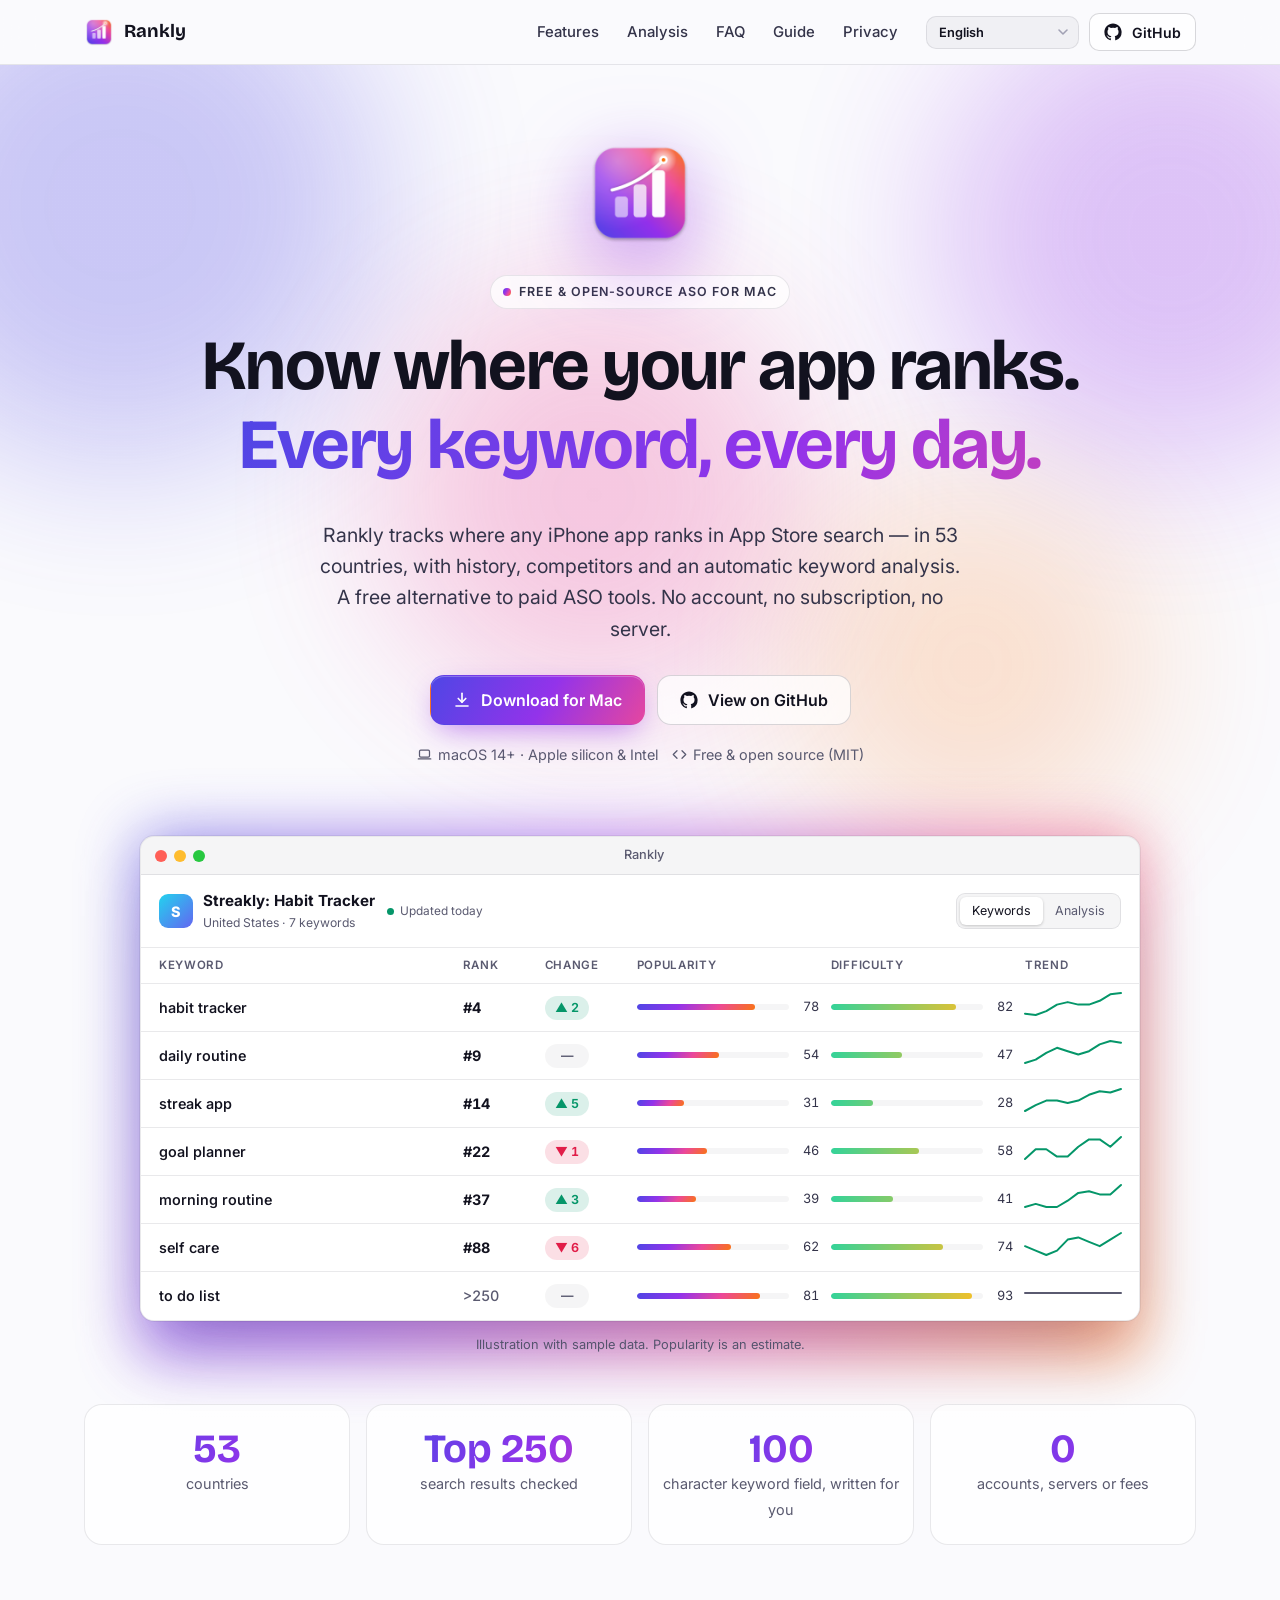
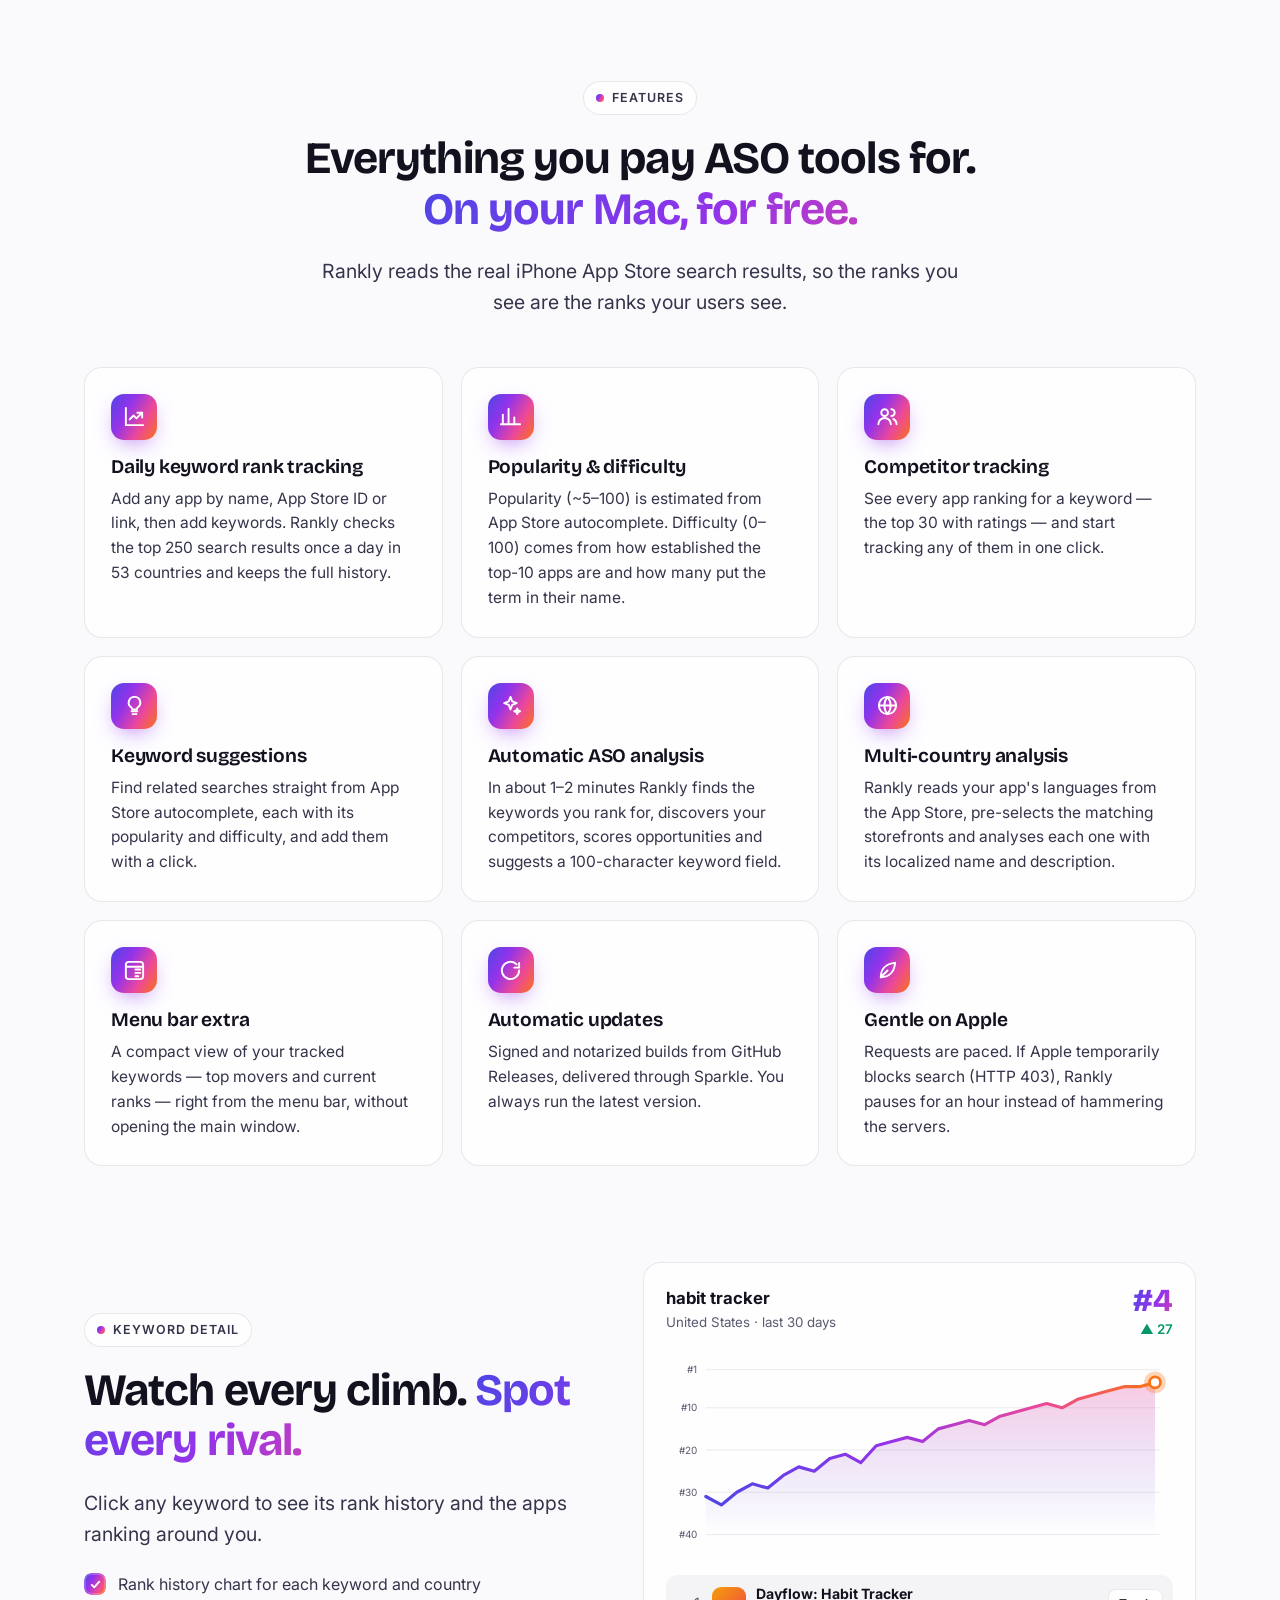
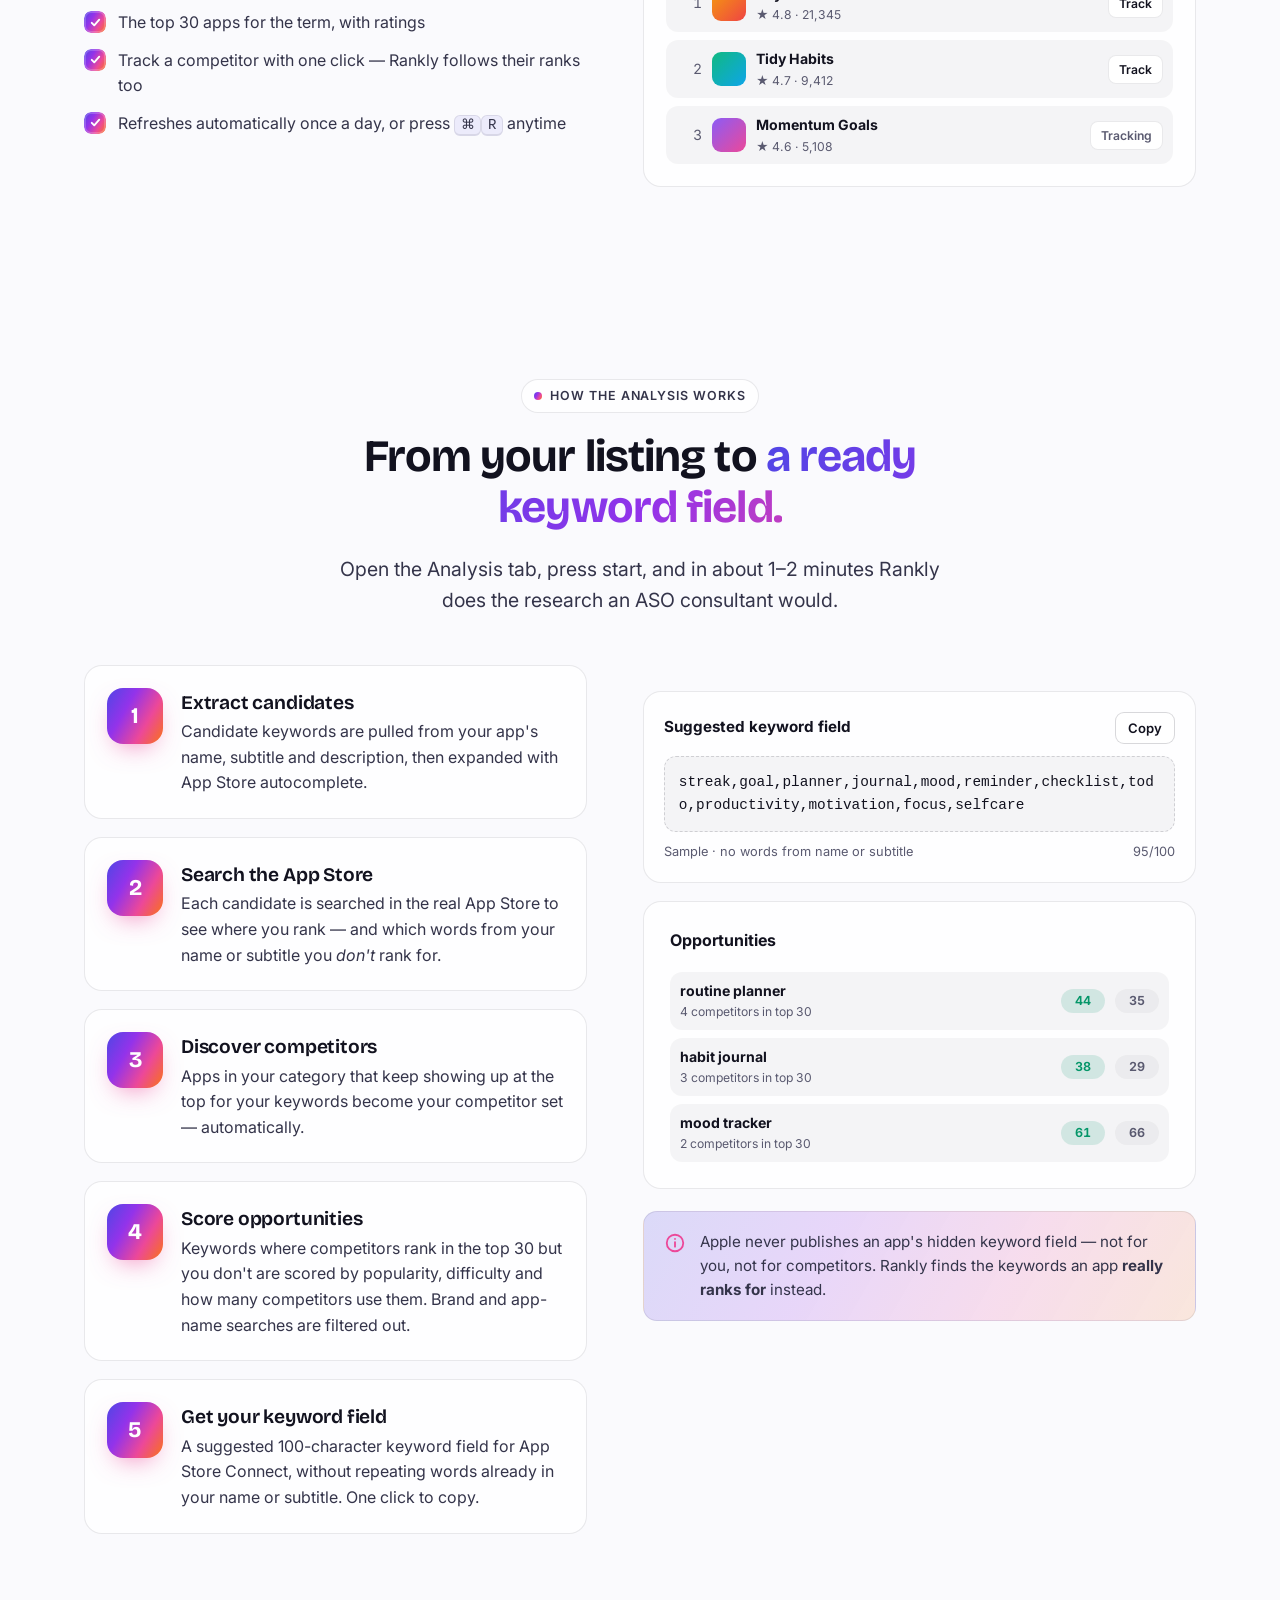
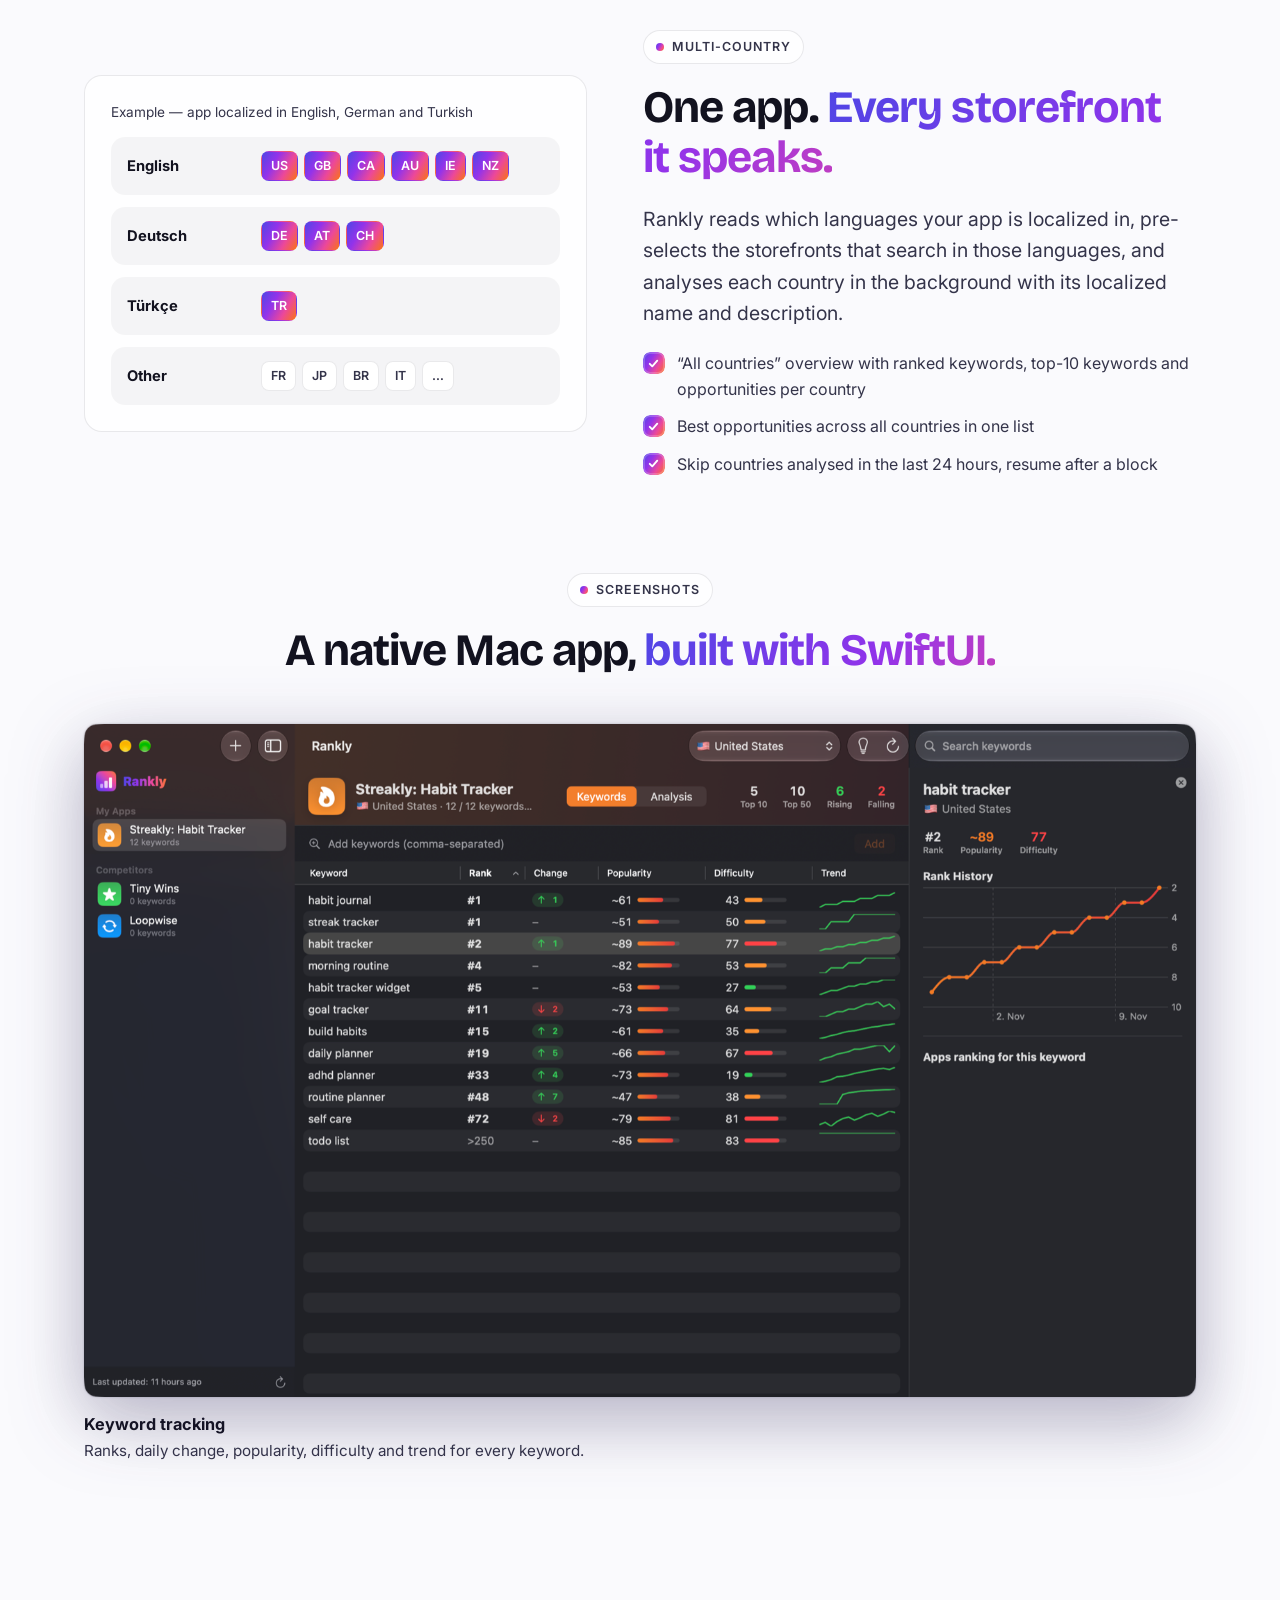
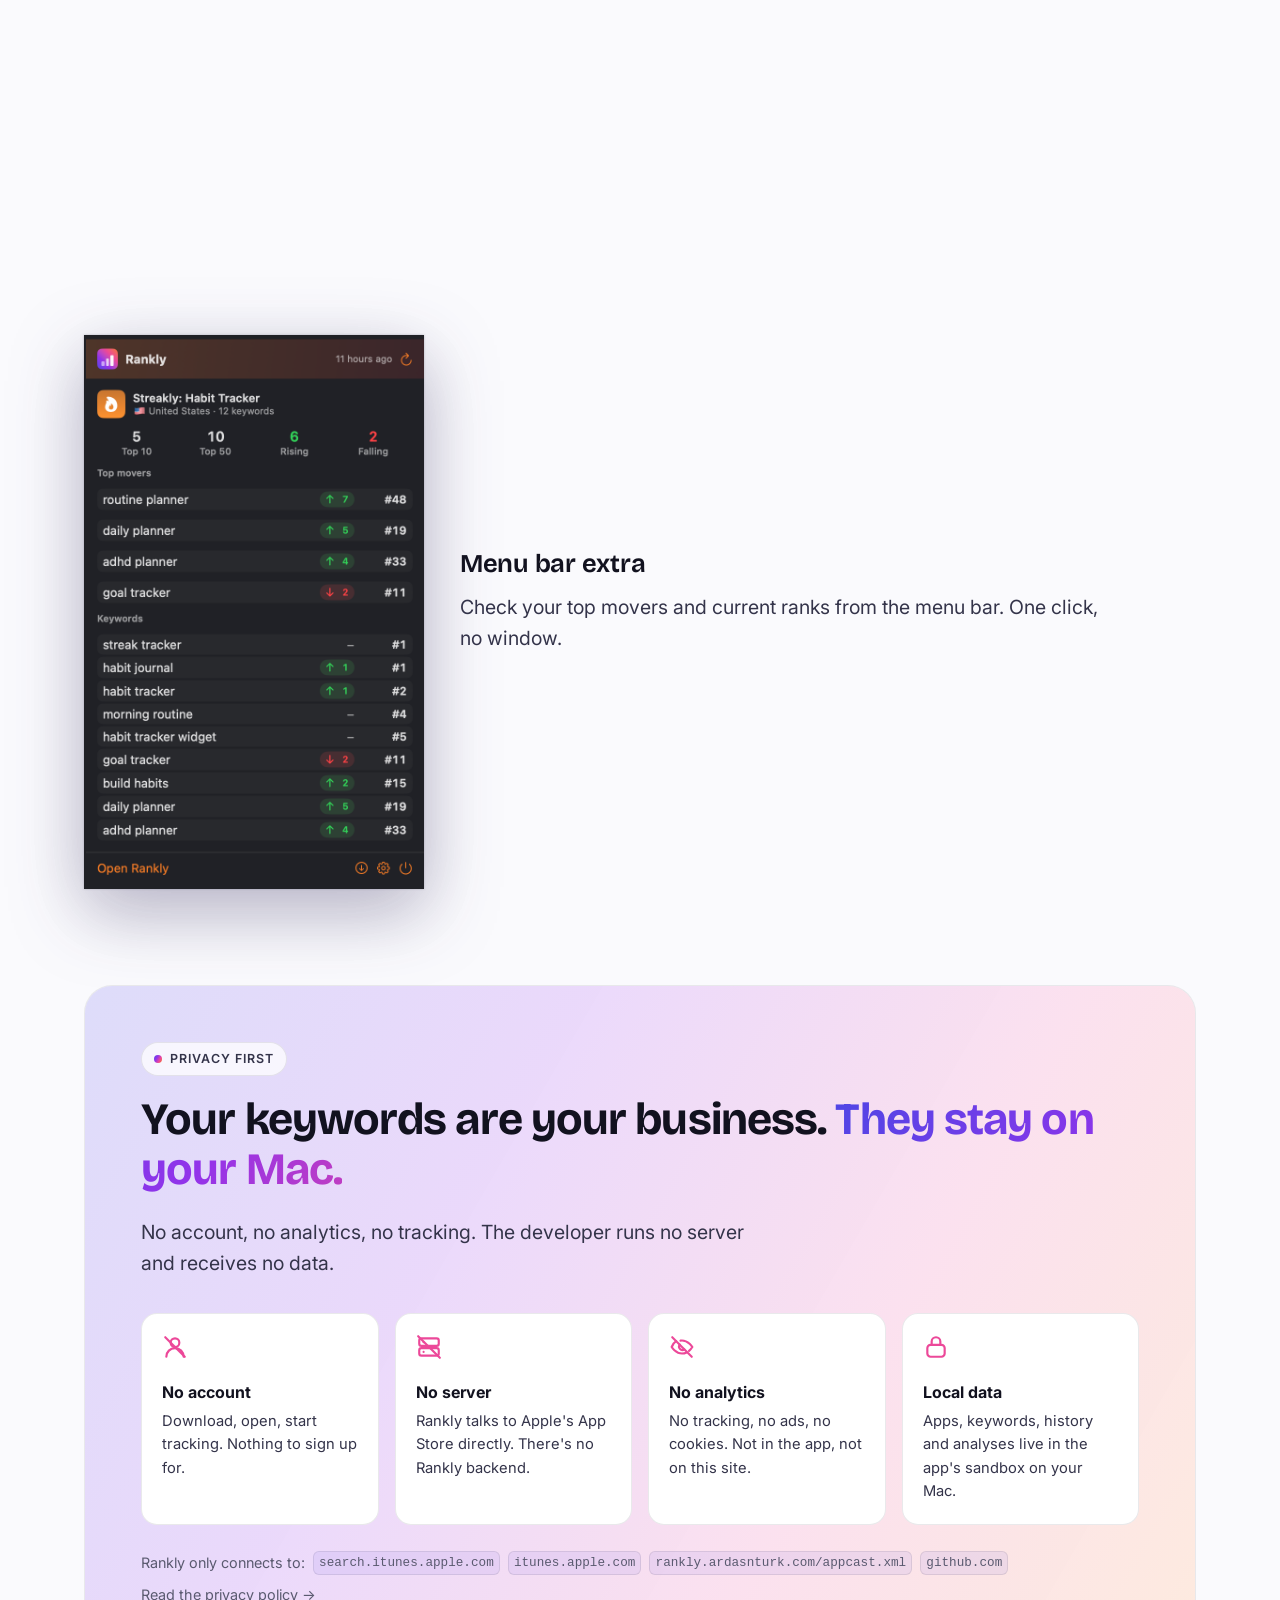
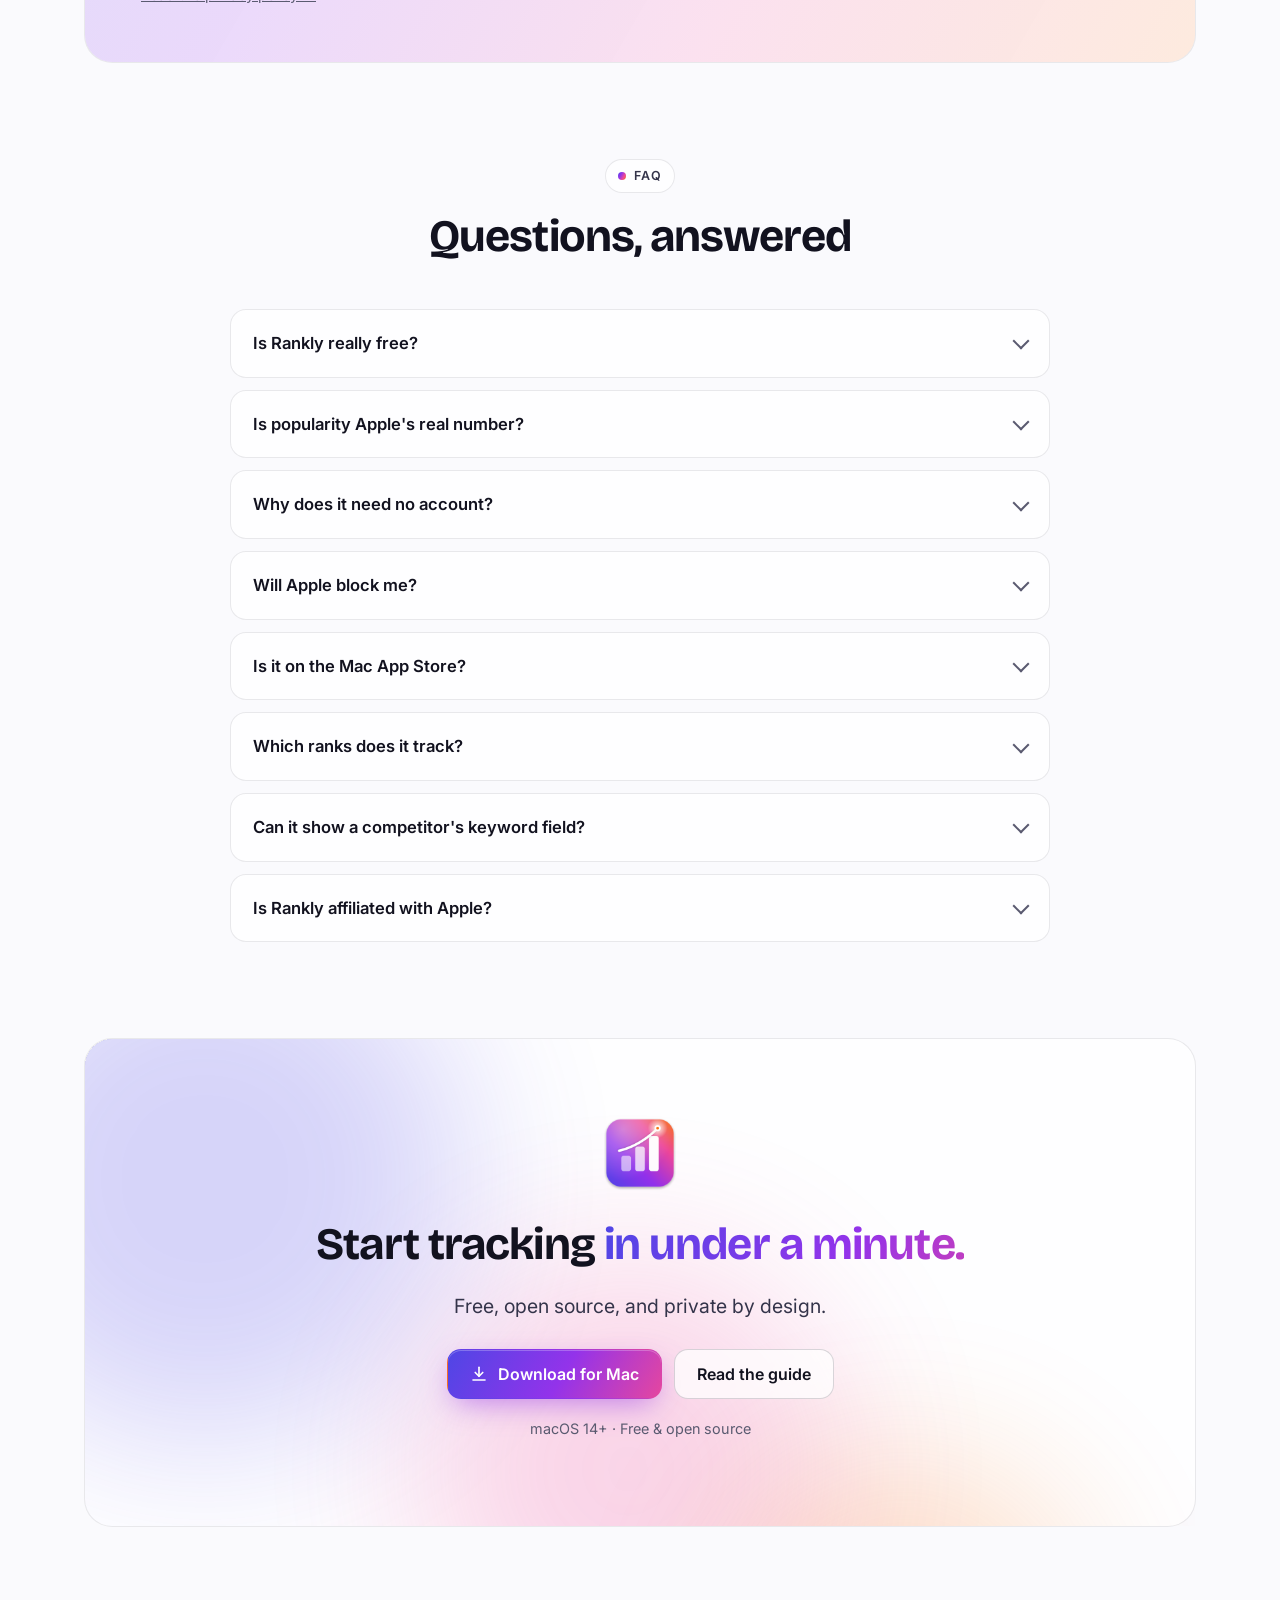
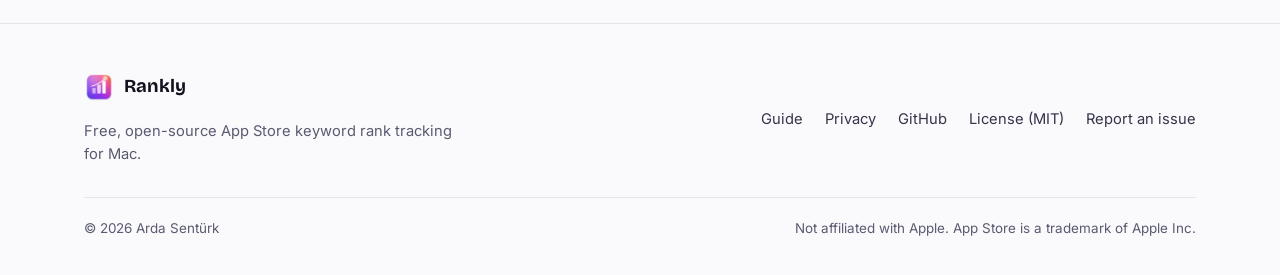
<file: docs/index.html>
<!doctype html>
<html lang="en">
<head>
<meta charset="utf-8">
<meta name="viewport" content="width=device-width, initial-scale=1">
<title data-i18n="meta.title">Rankly — Free App Store keyword rank tracker for Mac</title>
<meta name="description" content="Rankly is a free, open-source macOS app that tracks where any iPhone app ranks in App Store search — daily, in 53 countries, with automatic ASO analysis. No account, no subscription, no server." data-i18n-attr="content:meta.desc">
<meta name="theme-color" content="#0B0B14" media="(prefers-color-scheme: dark)">
<meta name="theme-color" content="#FAFAFD" media="(prefers-color-scheme: light)">
<link rel="canonical" href="https://rankly.ardasnturk.com/">
<link rel="icon" type="image/png" sizes="64x64" href="assets/favicon.png">
<link rel="apple-touch-icon" href="assets/icon.png">
<meta property="og:type" content="website">
<meta property="og:site_name" content="Rankly">
<meta property="og:title" content="Rankly — Free App Store keyword rank tracker for Mac">
<meta property="og:description" content="Track where any iPhone app ranks in App Store search. Daily, 53 countries, automatic ASO analysis. Free and open source.">
<meta property="og:url" content="https://rankly.ardasnturk.com/">
<meta property="og:image" content="https://rankly.ardasnturk.com/assets/og.png">
<meta property="og:image:width" content="1200">
<meta property="og:image:height" content="630">
<meta name="twitter:card" content="summary_large_image">
<meta name="twitter:title" content="Rankly — Free App Store keyword rank tracker for Mac">
<meta name="twitter:description" content="Track where any iPhone app ranks in App Store search. Daily, 53 countries, automatic ASO analysis. Free and open source.">
<meta name="twitter:image" content="https://rankly.ardasnturk.com/assets/og.png">
<link rel="preconnect" href="https://fonts.googleapis.com">
<link rel="preconnect" href="https://fonts.gstatic.com" crossorigin>
<link rel="stylesheet" href="https://fonts.googleapis.com/css2?family=Bricolage+Grotesque:opsz,wght@12..96,600;12..96,700;12..96,800&family=Inter:wght@400;500;600;700&display=swap">
<link rel="stylesheet" href="assets/style.css">
<script src="assets/main.js" defer></script>
</head>
<body>
<a class="skip-link" href="#main" data-i18n="nav.skip">Skip to content</a>

<header class="nav">
  <nav class="container nav-inner" aria-label="Main" data-i18n-attr="aria-label:nav.label">
    <a class="brand" href="./" aria-label="Rankly home" data-i18n-attr="aria-label:nav.home"><img src="assets/icon.png" alt="" width="30" height="30">Rankly</a>
    <ul class="nav-links" id="nav-links">
      <li><a href="#features" data-i18n="nav.features">Features</a></li>
      <li><a href="#analysis" data-i18n="nav.analysis">Analysis</a></li>
      <li><a href="#faq" data-i18n="nav.faq">FAQ</a></li>
      <li><a href="guide.html" data-i18n="nav.guide">Guide</a></li>
      <li><a href="privacy.html" data-i18n="nav.privacy">Privacy</a></li>
    </ul>
    <div class="nav-actions">
      <select class="lang-select" aria-label="Language" data-i18n-attr="aria-label:nav.lang"></select>
      <a class="btn btn-ghost btn-sm nav-gh" href="https://github.com/ardasnturk/rankly" aria-label="Rankly on GitHub" data-i18n-attr="aria-label:nav.ghLabel">
        <svg viewBox="0 0 24 24" fill="currentColor" aria-hidden="true"><path d="M12 .5C5.65.5.5 5.65.5 12a11.5 11.5 0 0 0 7.86 10.92c.58.1.79-.25.79-.56v-2c-3.2.7-3.88-1.37-3.88-1.37-.52-1.33-1.28-1.69-1.28-1.69-1.04-.71.08-.7.08-.7 1.15.08 1.76 1.19 1.76 1.19 1.03 1.76 2.69 1.25 3.35.96.1-.75.4-1.25.73-1.54-2.55-.29-5.24-1.28-5.24-5.68 0-1.26.45-2.28 1.19-3.09-.12-.29-.52-1.46.11-3.05 0 0 .97-.31 3.17 1.18a11 11 0 0 1 5.77 0c2.2-1.49 3.17-1.18 3.17-1.18.63 1.59.23 2.76.11 3.05.74.81 1.19 1.83 1.19 3.09 0 4.41-2.69 5.38-5.25 5.67.41.36.78 1.06.78 2.14v3.17c0 .31.21.67.8.56A11.5 11.5 0 0 0 23.5 12C23.5 5.65 18.35.5 12 .5z"/></svg>
        GitHub
      </a>
      <button class="menu-btn" type="button" aria-controls="nav-links" aria-expanded="false" aria-label="Menu" data-i18n-attr="aria-label:nav.menu">
        <svg viewBox="0 0 24 24" fill="none" stroke="currentColor" stroke-width="2" stroke-linecap="round" aria-hidden="true"><path d="M4 7h16M4 12h16M4 17h16"/></svg>
      </button>
    </div>
  </nav>
</header>

<main id="main">
  <!-- ============ HERO ============ -->
  <section class="hero" aria-labelledby="hero-title">
    <div class="blobs" aria-hidden="true"><span class="blob b1"></span><span class="blob b2"></span><span class="blob b3"></span><span class="blob b4"></span></div>
    <div class="grain" aria-hidden="true"></div>
    <div class="container">
      <div class="hero-copy">
        <img class="hero-icon" src="assets/icon.png" width="112" height="112" alt="Rankly app icon" data-i18n-attr="alt:hero.iconAlt">
        <span class="eyebrow" data-i18n="hero.eyebrow">Free &amp; open-source ASO for Mac</span>
        <h1 id="hero-title"><span data-i18n="hero.title1">Know where your app ranks.</span> <span class="grad-text" data-i18n="hero.title2">Every keyword, every day.</span></h1>
        <p class="lead" data-i18n="hero.lead">Rankly tracks where any iPhone app ranks in App Store search — in 53 countries, with history, competitors and an automatic keyword analysis. A free alternative to paid ASO tools. No account, no subscription, no server.</p>
        <div class="hero-ctas">
          <a class="btn btn-primary" href="https://github.com/ardasnturk/rankly/releases/latest/download/Rankly.dmg">
            <svg viewBox="0 0 24 24" fill="none" stroke="currentColor" stroke-width="2.2" stroke-linecap="round" stroke-linejoin="round" aria-hidden="true"><path d="M12 3v12"/><path d="M7 10l5 5 5-5"/><path d="M4 20h16"/></svg>
            <span data-i18n="cta.download">Download for Mac</span>
          </a>
          <a class="btn btn-ghost" href="https://github.com/ardasnturk/rankly">
            <svg viewBox="0 0 24 24" fill="currentColor" aria-hidden="true"><path d="M12 .5C5.65.5.5 5.65.5 12a11.5 11.5 0 0 0 7.86 10.92c.58.1.79-.25.79-.56v-2c-3.2.7-3.88-1.37-3.88-1.37-.52-1.33-1.28-1.69-1.28-1.69-1.04-.71.08-.7.08-.7 1.15.08 1.76 1.19 1.76 1.19 1.03 1.76 2.69 1.25 3.35.96.1-.75.4-1.25.73-1.54-2.55-.29-5.24-1.28-5.24-5.68 0-1.26.45-2.28 1.19-3.09-.12-.29-.52-1.46.11-3.05 0 0 .97-.31 3.17 1.18a11 11 0 0 1 5.77 0c2.2-1.49 3.17-1.18 3.17-1.18.63 1.59.23 2.76.11 3.05.74.81 1.19 1.83 1.19 3.09 0 4.41-2.69 5.38-5.25 5.67.41.36.78 1.06.78 2.14v3.17c0 .31.21.67.8.56A11.5 11.5 0 0 0 23.5 12C23.5 5.65 18.35.5 12 .5z"/></svg>
            <span data-i18n="cta.github">View on GitHub</span>
          </a>
        </div>
        <p class="hero-meta">
          <span><svg viewBox="0 0 24 24" fill="none" stroke="currentColor" stroke-width="2" stroke-linecap="round" aria-hidden="true"><rect x="4" y="5" width="16" height="11" rx="2"/><path d="M2 19h20"/></svg><span data-i18n="hero.meta1">macOS 14+ · Apple silicon &amp; Intel</span></span>
          <span><svg viewBox="0 0 24 24" fill="none" stroke="currentColor" stroke-width="2" stroke-linecap="round" stroke-linejoin="round" aria-hidden="true"><path d="M8 6l-6 6 6 6"/><path d="M16 6l6 6-6 6"/></svg><span data-i18n="hero.meta2">Free &amp; open source (MIT)</span></span>
        </p>
      </div>

      <!-- Live keyword table demo -->
      <div class="hero-demo reveal">
        <div class="window" role="img" aria-label="Animated preview of Rankly's keyword table: keywords with their rank, daily change, popularity, difficulty and trend." data-i18n-attr="aria-label:demo.aria">
          <div class="window-bar" aria-hidden="true"><span class="dots"><i></i><i></i><i></i></span><span class="window-title">Rankly</span></div>
          <div class="app-toolbar" aria-hidden="true">
            <div class="app-chip">
              <span class="mini-icon">S</span>
              <span><b>Streakly: Habit Tracker</b><small data-i18n="demo.sub">United States · 7 keywords</small></span>
            </div>
            <span class="live-pill" data-i18n="demo.live">Updated today</span>
            <div class="seg"><span class="on" data-i18n="demo.tabKeywords">Keywords</span><span data-i18n="demo.tabAnalysis">Analysis</span></div>
          </div>
          <div class="kw-table" aria-hidden="true">
            <div class="kw-head">
              <span data-i18n="col.keyword">Keyword</span>
              <span data-i18n="col.rank">Rank</span>
              <span data-i18n="col.change">Change</span>
              <span data-i18n="col.popularity">Popularity</span>
              <span class="kw-col-diff" data-i18n="col.difficulty">Difficulty</span>
              <span class="kw-col-trend" data-i18n="col.trend">Trend</span>
            </div>
            <div class="kw-body" id="kw-body"></div>
          </div>
        </div>
        <p class="demo-note" data-i18n="demo.note">Illustration with sample data. Popularity is an estimate.</p>
      </div>

      <div class="stats">
        <div class="stat reveal"><b class="grad-text" data-count="53">53</b><span data-i18n="stats.countries">countries</span></div>
        <div class="stat reveal d1"><b class="grad-text"><span data-i18n="stats.topPrefix">Top</span> <span data-count="250">250</span></b><span data-i18n="stats.results">search results checked</span></div>
        <div class="stat reveal d2"><b class="grad-text" data-count="100">100</b><span data-i18n="stats.chars">character keyword field, written for you</span></div>
        <div class="stat reveal d3"><b class="grad-text">0</b><span data-i18n="stats.zero">accounts, servers or fees</span></div>
      </div>
    </div>
  </section>

  <!-- ============ FEATURES ============ -->
  <section class="section" id="features" aria-labelledby="features-title">
    <div class="container">
      <div class="section-head center reveal">
        <span class="eyebrow" data-i18n="features.eyebrow">Features</span>
        <h2 id="features-title"><span data-i18n="features.title1">Everything you pay ASO tools for.</span> <span class="grad-text" data-i18n="features.title2">On your Mac, for free.</span></h2>
        <p class="lead" data-i18n="features.lead">Rankly reads the real iPhone App Store search results, so the ranks you see are the ranks your users see.</p>
      </div>
      <div class="grid grid-3">
        <article class="card reveal" data-tilt>
          <div class="ficon"><svg viewBox="0 0 24 24" fill="none" stroke="currentColor" stroke-width="2" stroke-linecap="round" stroke-linejoin="round" aria-hidden="true"><path d="M3 3v18h18"/><path d="M7 15l4-4 3 3 6-6"/><path d="M15 8h5v5"/></svg></div>
          <h3 data-i18n="f1.title">Daily keyword rank tracking</h3>
          <p data-i18n="f1.text">Add any app by name, App Store ID or link, then add keywords. Rankly checks the top 250 search results once a day in 53 countries and keeps the full history.</p>
        </article>
        <article class="card reveal d1" data-tilt>
          <div class="ficon"><svg viewBox="0 0 24 24" fill="none" stroke="currentColor" stroke-width="2" stroke-linecap="round" stroke-linejoin="round" aria-hidden="true"><path d="M4 20V10"/><path d="M10 20V4"/><path d="M16 20v-7"/><path d="M22 20H2"/></svg></div>
          <h3 data-i18n="f2.title">Popularity &amp; difficulty</h3>
          <p data-i18n="f2.text">Popularity (~5–100) is estimated from App Store autocomplete. Difficulty (0–100) comes from how established the top-10 apps are and how many put the term in their name.</p>
        </article>
        <article class="card reveal d2" data-tilt>
          <div class="ficon"><svg viewBox="0 0 24 24" fill="none" stroke="currentColor" stroke-width="2" stroke-linecap="round" stroke-linejoin="round" aria-hidden="true"><circle cx="9" cy="8" r="3.5"/><path d="M2.5 20a6.5 6.5 0 0 1 13 0"/><path d="M16 4.5a3.5 3.5 0 0 1 0 7"/><path d="M18 14.5a6.5 6.5 0 0 1 3.5 5.5"/></svg></div>
          <h3 data-i18n="f3.title">Competitor tracking</h3>
          <p data-i18n="f3.text">See every app ranking for a keyword — the top 30 with ratings — and start tracking any of them in one click.</p>
        </article>
        <article class="card reveal" data-tilt>
          <div class="ficon"><svg viewBox="0 0 24 24" fill="none" stroke="currentColor" stroke-width="2" stroke-linecap="round" stroke-linejoin="round" aria-hidden="true"><path d="M9 18h6"/><path d="M10 21h4"/><path d="M12 3a6 6 0 0 0-3.5 10.9c.6.5 1 1.2 1 2.1h5c0-.9.4-1.6 1-2.1A6 6 0 0 0 12 3z"/></svg></div>
          <h3 data-i18n="f4.title">Keyword suggestions</h3>
          <p data-i18n="f4.text">Find related searches straight from App Store autocomplete, each with its popularity and difficulty, and add them with a click.</p>
        </article>
        <article class="card reveal d1" data-tilt>
          <div class="ficon"><svg viewBox="0 0 24 24" fill="none" stroke="currentColor" stroke-width="2" stroke-linecap="round" stroke-linejoin="round" aria-hidden="true"><path d="M12 3l1.8 4.7 4.7 1.8-4.7 1.8L12 16l-1.8-4.7-4.7-1.8 4.7-1.8z"/><path d="M19 15l.8 2.2 2.2.8-2.2.8L19 21l-.8-2.2L16 18l2.2-.8z"/></svg></div>
          <h3 data-i18n="f5.title">Automatic ASO analysis</h3>
          <p data-i18n="f5.text">In about 1–2 minutes Rankly finds the keywords you rank for, discovers your competitors, scores opportunities and suggests a 100-character keyword field.</p>
        </article>
        <article class="card reveal d2" data-tilt>
          <div class="ficon"><svg viewBox="0 0 24 24" fill="none" stroke="currentColor" stroke-width="2" stroke-linecap="round" stroke-linejoin="round" aria-hidden="true"><circle cx="12" cy="12" r="9"/><path d="M3 12h18"/><path d="M12 3a14 14 0 0 1 0 18a14 14 0 0 1 0-18z"/></svg></div>
          <h3 data-i18n="f6.title">Multi-country analysis</h3>
          <p data-i18n="f6.text">Rankly reads your app's languages from the App Store, pre-selects the matching storefronts and analyses each one with its localized name and description.</p>
        </article>
        <article class="card reveal" data-tilt>
          <div class="ficon"><svg viewBox="0 0 24 24" fill="none" stroke="currentColor" stroke-width="2" stroke-linecap="round" stroke-linejoin="round" aria-hidden="true"><rect x="3" y="3" width="18" height="18" rx="3"/><path d="M3 8h18"/><path d="M13 11h5"/><path d="M13 14.5h5"/><path d="M13 18h3"/></svg></div>
          <h3 data-i18n="f7.title">Menu bar extra</h3>
          <p data-i18n="f7.text">A compact view of your tracked keywords — top movers and current ranks — right from the menu bar, without opening the main window.</p>
        </article>
        <article class="card reveal d1" data-tilt>
          <div class="ficon"><svg viewBox="0 0 24 24" fill="none" stroke="currentColor" stroke-width="2" stroke-linecap="round" stroke-linejoin="round" aria-hidden="true"><path d="M21 12a9 9 0 1 1-2.6-6.4"/><path d="M21 4v5h-5"/></svg></div>
          <h3 data-i18n="f8.title">Automatic updates</h3>
          <p data-i18n="f8.text">Signed and notarized builds from GitHub Releases, delivered through Sparkle. You always run the latest version.</p>
        </article>
        <article class="card reveal d2" data-tilt>
          <div class="ficon"><svg viewBox="0 0 24 24" fill="none" stroke="currentColor" stroke-width="2" stroke-linecap="round" stroke-linejoin="round" aria-hidden="true"><path d="M5 19c0-8 5-14 15-15-1 10-7 15-15 15z"/><path d="M5 19l7-7"/></svg></div>
          <h3 data-i18n="f9.title">Gentle on Apple</h3>
          <p data-i18n="f9.text">Requests are paced. If Apple temporarily blocks search (HTTP 403), Rankly pauses for an hour instead of hammering the servers.</p>
        </article>
      </div>
    </div>
  </section>

  <!-- ============ HISTORY + COMPETITORS ============ -->
  <section class="section" aria-labelledby="history-title" style="padding-top:0">
    <div class="container split">
      <div class="reveal">
        <span class="eyebrow" data-i18n="history.eyebrow">Keyword detail</span>
        <h2 id="history-title"><span data-i18n="history.title1">Watch every climb.</span> <span class="grad-text" data-i18n="history.title2">Spot every rival.</span></h2>
        <p class="lead" data-i18n="history.lead">Click any keyword to see its rank history and the apps ranking around you.</p>
        <ul class="checklist">
          <li><span data-i18n="history.li1">Rank history chart for each keyword and country</span></li>
          <li><span data-i18n="history.li2">The top 30 apps for the term, with ratings</span></li>
          <li><span data-i18n="history.li3">Track a competitor with one click — Rankly follows their ranks too</span></li>
          <li><span data-i18n="history.li4">Refreshes automatically once a day, or press <kbd>⌘</kbd><kbd>R</kbd> anytime</span></li>
        </ul>
      </div>
      <div class="card chart-card reveal d1" data-tilt>
        <div class="chart-head">
          <div><b>habit tracker</b><small data-i18n="history.chartSub">United States · last 30 days</small></div>
          <div style="text-align:right"><span class="chart-rank grad-text">#4</span><small class="muted" style="display:block;color:var(--up);font-weight:600">▲ 27</small></div>
        </div>
        <svg class="chart-svg" viewBox="0 0 560 230" role="img" aria-label="Line chart: rank for “habit tracker” improving from #31 to #4 over 30 days." data-i18n-attr="aria-label:history.chartAria">
          <defs>
            <linearGradient id="lineGrad" x1="0" x2="1" y1="0" y2="0"><stop offset="0" stop-color="#4F46E5"/><stop offset=".4" stop-color="#9333EA"/><stop offset=".75" stop-color="#EC4899"/><stop offset="1" stop-color="#F97316"/></linearGradient>
            <linearGradient id="areaGrad" x1="0" x2="0" y1="0" y2="1"><stop offset="0" stop-color="#EC4899" stop-opacity=".28"/><stop offset="1" stop-color="#4F46E5" stop-opacity="0"/></linearGradient>
          </defs>
          <line class="grid-line" x1="44" x2="545" y1="24" y2="24"/>
          <line class="grid-line" x1="44" x2="545" y1="66" y2="66"/>
          <line class="grid-line" x1="44" x2="545" y1="112.7" y2="112.7"/>
          <line class="grid-line" x1="44" x2="545" y1="159.3" y2="159.3"/>
          <line class="grid-line" x1="44" x2="545" y1="206" y2="206"/>
          <text class="axis" x="34" y="28" text-anchor="end">#1</text>
          <text class="axis" x="34" y="70" text-anchor="end">#10</text>
          <text class="axis" x="34" y="116.7" text-anchor="end">#20</text>
          <text class="axis" x="34" y="163.3" text-anchor="end">#30</text>
          <text class="axis" x="34" y="210" text-anchor="end">#40</text>
          <path class="area" d="M44.0 164.0 L61.1 173.3 L78.2 159.3 L95.3 150.0 L112.4 154.7 L129.5 140.7 L146.6 131.3 L163.7 136.0 L180.8 122.0 L197.9 117.3 L215.0 126.7 L232.1 108.0 L249.2 103.3 L266.3 98.7 L283.4 103.3 L300.6 89.3 L317.7 84.7 L334.8 80.0 L351.9 84.7 L369.0 75.3 L386.1 70.7 L403.2 66.0 L420.3 61.3 L437.4 66.0 L454.5 56.7 L471.6 52.0 L488.7 47.3 L505.8 42.7 L522.9 42.7 L540.0 38.0 L540.0 206 L44.0 206 Z"/>
          <path class="line" d="M44.0 164.0 L61.1 173.3 L78.2 159.3 L95.3 150.0 L112.4 154.7 L129.5 140.7 L146.6 131.3 L163.7 136.0 L180.8 122.0 L197.9 117.3 L215.0 126.7 L232.1 108.0 L249.2 103.3 L266.3 98.7 L283.4 103.3 L300.6 89.3 L317.7 84.7 L334.8 80.0 L351.9 84.7 L369.0 75.3 L386.1 70.7 L403.2 66.0 L420.3 61.3 L437.4 66.0 L454.5 56.7 L471.6 52.0 L488.7 47.3 L505.8 42.7 L522.9 42.7 L540.0 38.0"/>
          <circle class="dot-glow" cx="540" cy="38" r="12"/>
          <circle class="dot" cx="540" cy="38" r="6"/>
        </svg>
        <div class="mini-list" aria-label="Apps ranking for this keyword (sample)" data-i18n-attr="aria-label:history.listAria">
          <div class="mini-item"><span class="n">1</span><span class="ai" style="background:linear-gradient(135deg,#F59E0B,#EF4444)"></span><span><b>Dayflow: Habit Tracker</b><small>★ 4.8 · 21,345</small></span><span class="track-btn" data-i18n="ui.track">Track</span></div>
          <div class="mini-item"><span class="n">2</span><span class="ai" style="background:linear-gradient(135deg,#10B981,#0EA5E9)"></span><span><b>Tidy Habits</b><small>★ 4.7 · 9,412</small></span><span class="track-btn" data-i18n="ui.track">Track</span></div>
          <div class="mini-item"><span class="n">3</span><span class="ai" style="background:linear-gradient(135deg,#8B5CF6,#EC4899)"></span><span><b>Momentum Goals</b><small>★ 4.6 · 5,108</small></span><span class="track-btn on" data-i18n="ui.tracking">Tracking</span></div>
        </div>
      </div>
    </div>
  </section>

  <!-- ============ ANALYSIS ============ -->
  <section class="section" id="analysis" aria-labelledby="analysis-title">
    <div class="container">
      <div class="section-head center reveal">
        <span class="eyebrow" data-i18n="analysis.eyebrow">How the analysis works</span>
        <h2 id="analysis-title"><span data-i18n="analysis.title1">From your listing to</span> <span class="grad-text" data-i18n="analysis.title2">a ready keyword field.</span></h2>
        <p class="lead" data-i18n="analysis.lead">Open the Analysis tab, press start, and in about 1–2 minutes Rankly does the research an ASO consultant would.</p>
      </div>
      <div class="split" style="align-items:start">
        <ol class="steps">
          <li class="step reveal"><span class="step-num">1</span><div><h3 data-i18n="step1.title">Extract candidates</h3><p data-i18n="step1.text">Candidate keywords are pulled from your app's name, subtitle and description, then expanded with App Store autocomplete.</p></div></li>
          <li class="step reveal d1"><span class="step-num">2</span><div><h3 data-i18n="step2.title">Search the App Store</h3><p data-i18n="step2.text">Each candidate is searched in the real App Store to see where you rank — and which words from your name or subtitle you <em>don't</em> rank for.</p></div></li>
          <li class="step reveal d2"><span class="step-num">3</span><div><h3 data-i18n="step3.title">Discover competitors</h3><p data-i18n="step3.text">Apps in your category that keep showing up at the top for your keywords become your competitor set — automatically.</p></div></li>
          <li class="step reveal d3"><span class="step-num">4</span><div><h3 data-i18n="step4.title">Score opportunities</h3><p data-i18n="step4.text">Keywords where competitors rank in the top 30 but you don't are scored by popularity, difficulty and how many competitors use them. Brand and app-name searches are filtered out.</p></div></li>
          <li class="step reveal"><span class="step-num">5</span><div><h3 data-i18n="step5.title">Get your keyword field</h3><p data-i18n="step5.text">A suggested 100-character keyword field for App Store Connect, without repeating words already in your name or subtitle. One click to copy.</p></div></li>
        </ol>
        <div>
          <div class="card kwfield reveal d1">
            <div class="kwfield-top">
              <b data-i18n="kwf.title">Suggested keyword field</b>
              <button class="copy-btn" type="button" data-copy-target="kwf-sample"><span data-i18n="ui.copy">Copy</span></button>
            </div>
            <div class="kwfield-box" id="kwf-sample">streak,goal,planner,journal,mood,reminder,checklist,todo,productivity,motivation,focus,selfcare</div>
            <div class="kwfield-meta"><span data-i18n="kwf.note">Sample · no words from name or subtitle</span><span>95/100</span></div>
          </div>
          <div class="card reveal d2" style="margin-top:18px">
            <b data-i18n="opp.title">Opportunities</b>
            <div class="mini-list">
              <div class="mini-item" style="grid-template-columns:1fr auto auto"><span><b>routine planner</b><small data-i18n="opp.c4">4 competitors in top 30</small></span><span class="badge up" data-i18n-attr="title:col.popularity" title="Popularity">44</span><span class="badge flat" data-i18n-attr="title:col.difficulty" title="Difficulty">35</span></div>
              <div class="mini-item" style="grid-template-columns:1fr auto auto"><span><b>habit journal</b><small data-i18n="opp.c3">3 competitors in top 30</small></span><span class="badge up" data-i18n-attr="title:col.popularity" title="Popularity">38</span><span class="badge flat" data-i18n-attr="title:col.difficulty" title="Difficulty">29</span></div>
              <div class="mini-item" style="grid-template-columns:1fr auto auto"><span><b>mood tracker</b><small data-i18n="opp.c2">2 competitors in top 30</small></span><span class="badge up" data-i18n-attr="title:col.popularity" title="Popularity">61</span><span class="badge flat" data-i18n-attr="title:col.difficulty" title="Difficulty">66</span></div>
            </div>
          </div>
          <div class="callout reveal d3">
            <svg viewBox="0 0 24 24" fill="none" stroke="currentColor" stroke-width="2" stroke-linecap="round" aria-hidden="true"><circle cx="12" cy="12" r="9"/><path d="M12 11v5"/><path d="M12 7.5h.01"/></svg>
            <p data-i18n="analysis.note">Apple never publishes an app's hidden keyword field — not for you, not for competitors. Rankly finds the keywords an app <strong>really ranks for</strong> instead.</p>
          </div>
        </div>
      </div>
    </div>
  </section>

  <!-- ============ MULTI-COUNTRY ============ -->
  <section class="section" aria-labelledby="countries-title" style="padding-top:0">
    <div class="container split reverse">
      <div class="reveal">
        <span class="eyebrow" data-i18n="mc.eyebrow">Multi-country</span>
        <h2 id="countries-title"><span data-i18n="mc.title1">One app.</span> <span class="grad-text" data-i18n="mc.title2">Every storefront it speaks.</span></h2>
        <p class="lead" data-i18n="mc.lead">Rankly reads which languages your app is localized in, pre-selects the storefronts that search in those languages, and analyses each country in the background with its localized name and description.</p>
        <ul class="checklist">
          <li><span data-i18n="mc.li1">“All countries” overview with ranked keywords, top-10 keywords and opportunities per country</span></li>
          <li><span data-i18n="mc.li2">Best opportunities across all countries in one list</span></li>
          <li><span data-i18n="mc.li3">Skip countries analysed in the last 24 hours, resume after a block</span></li>
        </ul>
      </div>
      <div class="card reveal d1" data-tilt>
        <p class="muted" style="font-size:.85rem;margin-bottom:14px" data-i18n="mc.example">Example — app localized in English, German and Turkish</p>
        <div class="lang-rows">
          <div class="lang-row"><b>English</b><div class="chips"><span class="chip sel">US</span><span class="chip sel">GB</span><span class="chip sel">CA</span><span class="chip sel">AU</span><span class="chip sel">IE</span><span class="chip sel">NZ</span></div></div>
          <div class="lang-row"><b>Deutsch</b><div class="chips"><span class="chip sel">DE</span><span class="chip sel">AT</span><span class="chip sel">CH</span></div></div>
          <div class="lang-row"><b>Türkçe</b><div class="chips"><span class="chip sel">TR</span></div></div>
          <div class="lang-row"><b data-i18n="mc.other">Other</b><div class="chips"><span class="chip">FR</span><span class="chip">JP</span><span class="chip">BR</span><span class="chip">IT</span><span class="chip">…</span></div></div>
        </div>
      </div>
    </div>
  </section>

  <!-- ============ SCREENSHOTS ============ -->
  <section class="section" id="screenshots" aria-labelledby="shots-title" style="padding-top:0">
    <div class="container">
      <div class="section-head center reveal">
        <span class="eyebrow" data-i18n="shots.eyebrow">Screenshots</span>
        <h2 id="shots-title"><span data-i18n="shots.title1">A native Mac app,</span> <span class="grad-text" data-i18n="shots.title2">built with SwiftUI.</span></h2>
      </div>
      <div class="shots">
        <figure class="shot full reveal">
          <div class="window">
            <div class="window-bar" aria-hidden="true"><span class="dots"><i></i><i></i><i></i></span><span class="window-title" data-i18n="shots.k.win">Rankly — Keywords</span></div>
            <div class="shot-media">
              <img src="assets/screenshots/keywords.png" alt="Rankly keyword table with ranks, changes, popularity, difficulty and trends" data-i18n-attr="alt:shots.k.alt" loading="lazy" onerror="this.parentNode.classList.add('missing');this.style.display='none'">
              <div class="ph" aria-hidden="true"><img src="assets/icon.png" alt=""><span data-i18n="shots.k.cap">Keyword tracking</span></div>
            </div>
          </div>
          <figcaption><b data-i18n="shots.k.cap">Keyword tracking</b><span data-i18n="shots.k.text">Ranks, daily change, popularity, difficulty and trend for every keyword.</span></figcaption>
        </figure>
        <figure class="shot reveal">
          <div class="window">
            <div class="window-bar" aria-hidden="true"><span class="dots"><i></i><i></i><i></i></span><span class="window-title" data-i18n="shots.a.win">Rankly — Analysis</span></div>
            <div class="shot-media">
              <img src="assets/screenshots/analysis.png" alt="Rankly analysis tab with ranked keywords, competitors, opportunities and the suggested keyword field" data-i18n-attr="alt:shots.a.alt" loading="lazy" onerror="this.parentNode.classList.add('missing');this.style.display='none'">
              <div class="ph" aria-hidden="true"><img src="assets/icon.png" alt=""><span data-i18n="shots.a.cap">ASO analysis</span></div>
            </div>
          </div>
          <figcaption><b data-i18n="shots.a.cap">ASO analysis</b><span data-i18n="shots.a.text">Your keywords, competitors, opportunities and a 100-character keyword field.</span></figcaption>
        </figure>
        <figure class="shot reveal d1">
          <div class="window">
            <div class="window-bar" aria-hidden="true"><span class="dots"><i></i><i></i><i></i></span><span class="window-title" data-i18n="shots.c.win">Rankly — All countries</span></div>
            <div class="shot-media">
              <img src="assets/screenshots/countries.png" alt="Rankly multi-country overview across storefronts" data-i18n-attr="alt:shots.c.alt" loading="lazy" onerror="this.parentNode.classList.add('missing');this.style.display='none'">
              <div class="ph" aria-hidden="true"><img src="assets/icon.png" alt=""><span data-i18n="shots.c.cap">All countries</span></div>
            </div>
          </div>
          <figcaption><b data-i18n="shots.c.cap">All countries</b><span data-i18n="shots.c.text">A per-country overview and the best opportunities across storefronts.</span></figcaption>
        </figure>
        <div class="shot full shot-menubar reveal">
          <figure class="shot" style="margin:0;width:100%">
            <div class="window">
              <div class="window-bar" aria-hidden="true"><span class="dots"><i></i><i></i><i></i></span></div>
              <div class="shot-media">
                <img src="assets/screenshots/menubar.png" alt="Rankly menu bar extra listing tracked keywords and top movers" data-i18n-attr="alt:shots.m.alt" loading="lazy" onerror="this.parentNode.classList.add('missing');this.style.display='none'">
                <div class="ph" aria-hidden="true"><img src="assets/icon.png" alt=""><span data-i18n="shots.m.cap">Menu bar extra</span></div>
              </div>
            </div>
          </figure>
          <div>
            <h3 style="font-size:1.6rem" data-i18n="shots.m.cap">Menu bar extra</h3>
            <p class="lead" data-i18n="shots.m.text">Check your top movers and current ranks from the menu bar. One click, no window.</p>
          </div>
        </div>
      </div>
    </div>
  </section>

  <!-- ============ PRIVACY ============ -->
  <section class="section" id="privacy" aria-labelledby="privacy-title" style="padding-top:0">
    <div class="container">
      <div class="privacy-band reveal">
        <span class="eyebrow" data-i18n="pv.eyebrow">Privacy first</span>
        <h2 id="privacy-title"><span data-i18n="pv.title1">Your keywords are your business.</span> <span class="grad-text" data-i18n="pv.title2">They stay on your Mac.</span></h2>
        <p class="lead" data-i18n="pv.lead">No account, no analytics, no tracking. The developer runs no server and receives no data.</p>
        <div class="privacy-grid">
          <div class="pv"><svg viewBox="0 0 24 24" fill="none" stroke="currentColor" stroke-width="2" stroke-linecap="round" aria-hidden="true"><circle cx="12" cy="8" r="4"/><path d="M4 21a8 8 0 0 1 16 0"/><path d="M3 3l18 18"/></svg><b data-i18n="pv1.title">No account</b><p data-i18n="pv1.text">Download, open, start tracking. Nothing to sign up for.</p></div>
          <div class="pv"><svg viewBox="0 0 24 24" fill="none" stroke="currentColor" stroke-width="2" stroke-linecap="round" aria-hidden="true"><rect x="3" y="4" width="18" height="7" rx="2"/><rect x="3" y="13" width="18" height="7" rx="2"/><path d="M7 7.5h.01M7 16.5h.01"/><path d="M2 2l20 20"/></svg><b data-i18n="pv2.title">No server</b><p data-i18n="pv2.text">Rankly talks to Apple's App Store directly. There's no Rankly backend.</p></div>
          <div class="pv"><svg viewBox="0 0 24 24" fill="none" stroke="currentColor" stroke-width="2" stroke-linecap="round" aria-hidden="true"><path d="M3 3l18 18"/><path d="M10.6 6.1A10 10 0 0 1 12 6c6 0 9.5 6 9.5 6a17 17 0 0 1-3 3.6"/><path d="M6.6 6.6C3.9 8.3 2.5 12 2.5 12s3.5 6 9.5 6c1.6 0 3-.4 4.3-1"/><path d="M9.9 9.9a3 3 0 0 0 4.2 4.2"/></svg><b data-i18n="pv3.title">No analytics</b><p data-i18n="pv3.text">No tracking, no ads, no cookies. Not in the app, not on this site.</p></div>
          <div class="pv"><svg viewBox="0 0 24 24" fill="none" stroke="currentColor" stroke-width="2" stroke-linecap="round" aria-hidden="true"><rect x="4" y="10" width="16" height="11" rx="3"/><path d="M8 10V7a4 4 0 0 1 8 0v3"/></svg><b data-i18n="pv4.title">Local data</b><p data-i18n="pv4.text">Apps, keywords, history and analyses live in the app's sandbox on your Mac.</p></div>
        </div>
        <div class="endpoints"><span data-i18n="pv.talks">Rankly only connects to:</span> <code>search.itunes.apple.com</code> <code>itunes.apple.com</code> <code>rankly.ardasnturk.com/appcast.xml</code> <code>github.com</code> <a href="privacy.html" data-i18n="pv.read">Read the privacy policy →</a></div>
      </div>
    </div>
  </section>

  <!-- ============ FAQ ============ -->
  <section class="section" id="faq" aria-labelledby="faq-title" style="padding-top:0">
    <div class="container">
      <div class="section-head center reveal">
        <span class="eyebrow" data-i18n="faq.eyebrow">FAQ</span>
        <h2 id="faq-title" data-i18n="faq.title">Questions, answered</h2>
      </div>
      <div class="faq">
        <details class="reveal"><summary data-i18n="faq1.q">Is Rankly really free?</summary><div class="answer"><p data-i18n="faq1.a">Yes. Rankly is open source under the MIT license. There's no subscription, no trial, no paid tier and no account.</p></div></details>
        <details class="reveal"><summary data-i18n="faq2.q">Is popularity Apple's real number?</summary><div class="answer"><p data-i18n="faq2.a">No. Apple only shares its search popularity with Apple Search Ads customers. Rankly's popularity (~5–100) is an <strong>estimate</strong> based on how early and how high a term appears in App Store autocomplete. Use it to compare keywords, not as an absolute figure.</p></div></details>
        <details class="reveal"><summary data-i18n="faq3.q">Why does it need no account?</summary><div class="answer"><p data-i18n="faq3.a">Because there's nothing to log in to. Rankly asks Apple's public App Store endpoints directly from your Mac and stores everything locally. There's no Rankly server holding your data.</p></div></details>
        <details class="reveal"><summary data-i18n="faq4.q">Will Apple block me?</summary><div class="answer"><p data-i18n="faq4.a">Rankly paces its requests to stay polite. If Apple still temporarily blocks search for your network (HTTP 403), Rankly pauses for an hour instead of retrying, which would only extend the block. Ranking checks simply continue later.</p></div></details>
        <details class="reveal"><summary data-i18n="faq5.q">Is it on the Mac App Store?</summary><div class="answer"><p data-i18n="faq5.a">No. Rankly is distributed through GitHub Releases as a signed and notarized DMG, and keeps itself up to date with Sparkle.</p></div></details>
        <details class="reveal"><summary data-i18n="faq6.q">Which ranks does it track?</summary><div class="answer"><p data-i18n="faq6.a">Rankly checks iPhone App Store search results, the top 250 per keyword, in any of 53 countries. If your app isn't in the top 250, it's shown as &gt;250.</p></div></details>
        <details class="reveal"><summary data-i18n="faq7.q">Can it show a competitor's keyword field?</summary><div class="answer"><p data-i18n="faq7.a">No tool can — Apple never publishes the hidden 100-character keyword field. Rankly shows the keywords a competitor <strong>actually ranks for</strong>, which is what matters.</p></div></details>
        <details class="reveal"><summary data-i18n="faq8.q">Is Rankly affiliated with Apple?</summary><div class="answer"><p data-i18n="faq8.a">No. Rankly is an independent project. It uses Apple's public but undocumented App Store endpoints, which Apple may change at any time.</p></div></details>
      </div>
    </div>
  </section>

  <!-- ============ CTA ============ -->
  <section aria-labelledby="cta-title">
    <div class="container">
      <div class="cta reveal">
        <div class="blobs" aria-hidden="true"><span class="blob b1"></span><span class="blob b3"></span><span class="blob b4"></span></div>
        <img src="assets/icon.png" alt="" width="84" height="84">
        <h2 id="cta-title"><span data-i18n="cta.title1">Start tracking</span> <span class="grad-text" data-i18n="cta.title2">in under a minute.</span></h2>
        <p class="lead" style="margin:0 auto" data-i18n="cta.lead">Free, open source, and private by design.</p>
        <div class="hero-ctas">
          <a class="btn btn-primary" href="https://github.com/ardasnturk/rankly/releases/latest/download/Rankly.dmg">
            <svg viewBox="0 0 24 24" fill="none" stroke="currentColor" stroke-width="2.2" stroke-linecap="round" stroke-linejoin="round" aria-hidden="true"><path d="M12 3v12"/><path d="M7 10l5 5 5-5"/><path d="M4 20h16"/></svg>
            <span data-i18n="cta.download">Download for Mac</span>
          </a>
          <a class="btn btn-ghost" href="guide.html"><span data-i18n="cta.guide">Read the guide</span></a>
        </div>
        <p class="hero-meta"><span data-i18n="cta.meta">macOS 14+ · Free &amp; open source</span></p>
      </div>
    </div>
  </section>
</main>

<footer class="footer">
  <div class="container">
    <div class="footer-inner">
      <div>
        <a class="brand" href="./"><img src="assets/icon.png" alt="" width="30" height="30">Rankly</a>
        <p data-i18n="footer.tagline">Free, open-source App Store keyword rank tracking for Mac.</p>
      </div>
      <ul class="footer-links">
        <li><a href="guide.html" data-i18n="nav.guide">Guide</a></li>
        <li><a href="privacy.html" data-i18n="nav.privacy">Privacy</a></li>
        <li><a href="https://github.com/ardasnturk/rankly">GitHub</a></li>
        <li><a href="https://github.com/ardasnturk/rankly/blob/main/LICENSE" data-i18n="footer.license">License (MIT)</a></li>
        <li><a href="https://github.com/ardasnturk/rankly/issues" data-i18n="footer.issues">Report an issue</a></li>
      </ul>
    </div>
    <div class="footer-bottom">
      <span>© <span data-year>2026</span> Arda Sentürk</span>
      <span data-i18n="footer.apple">Not affiliated with Apple. App Store is a trademark of Apple Inc.</span>
    </div>
  </div>
</footer>
</body>
</html>
</file>
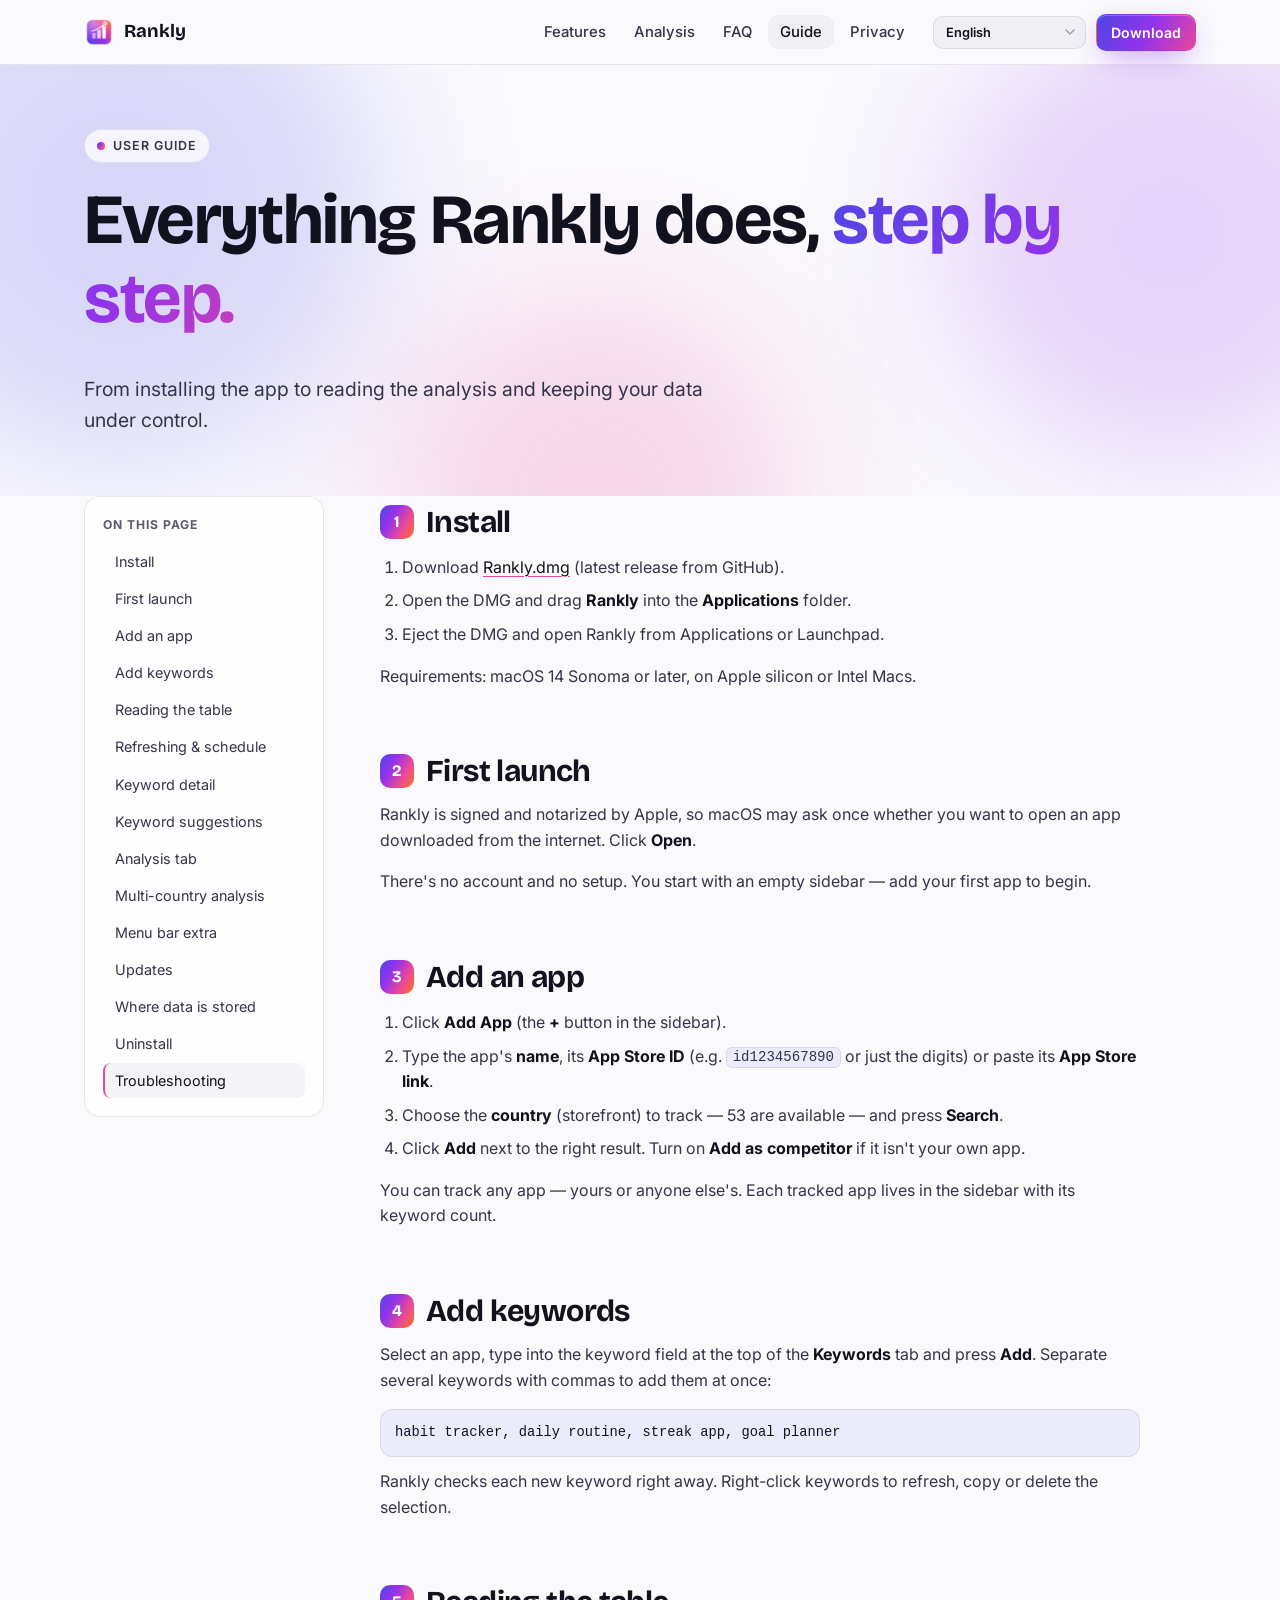
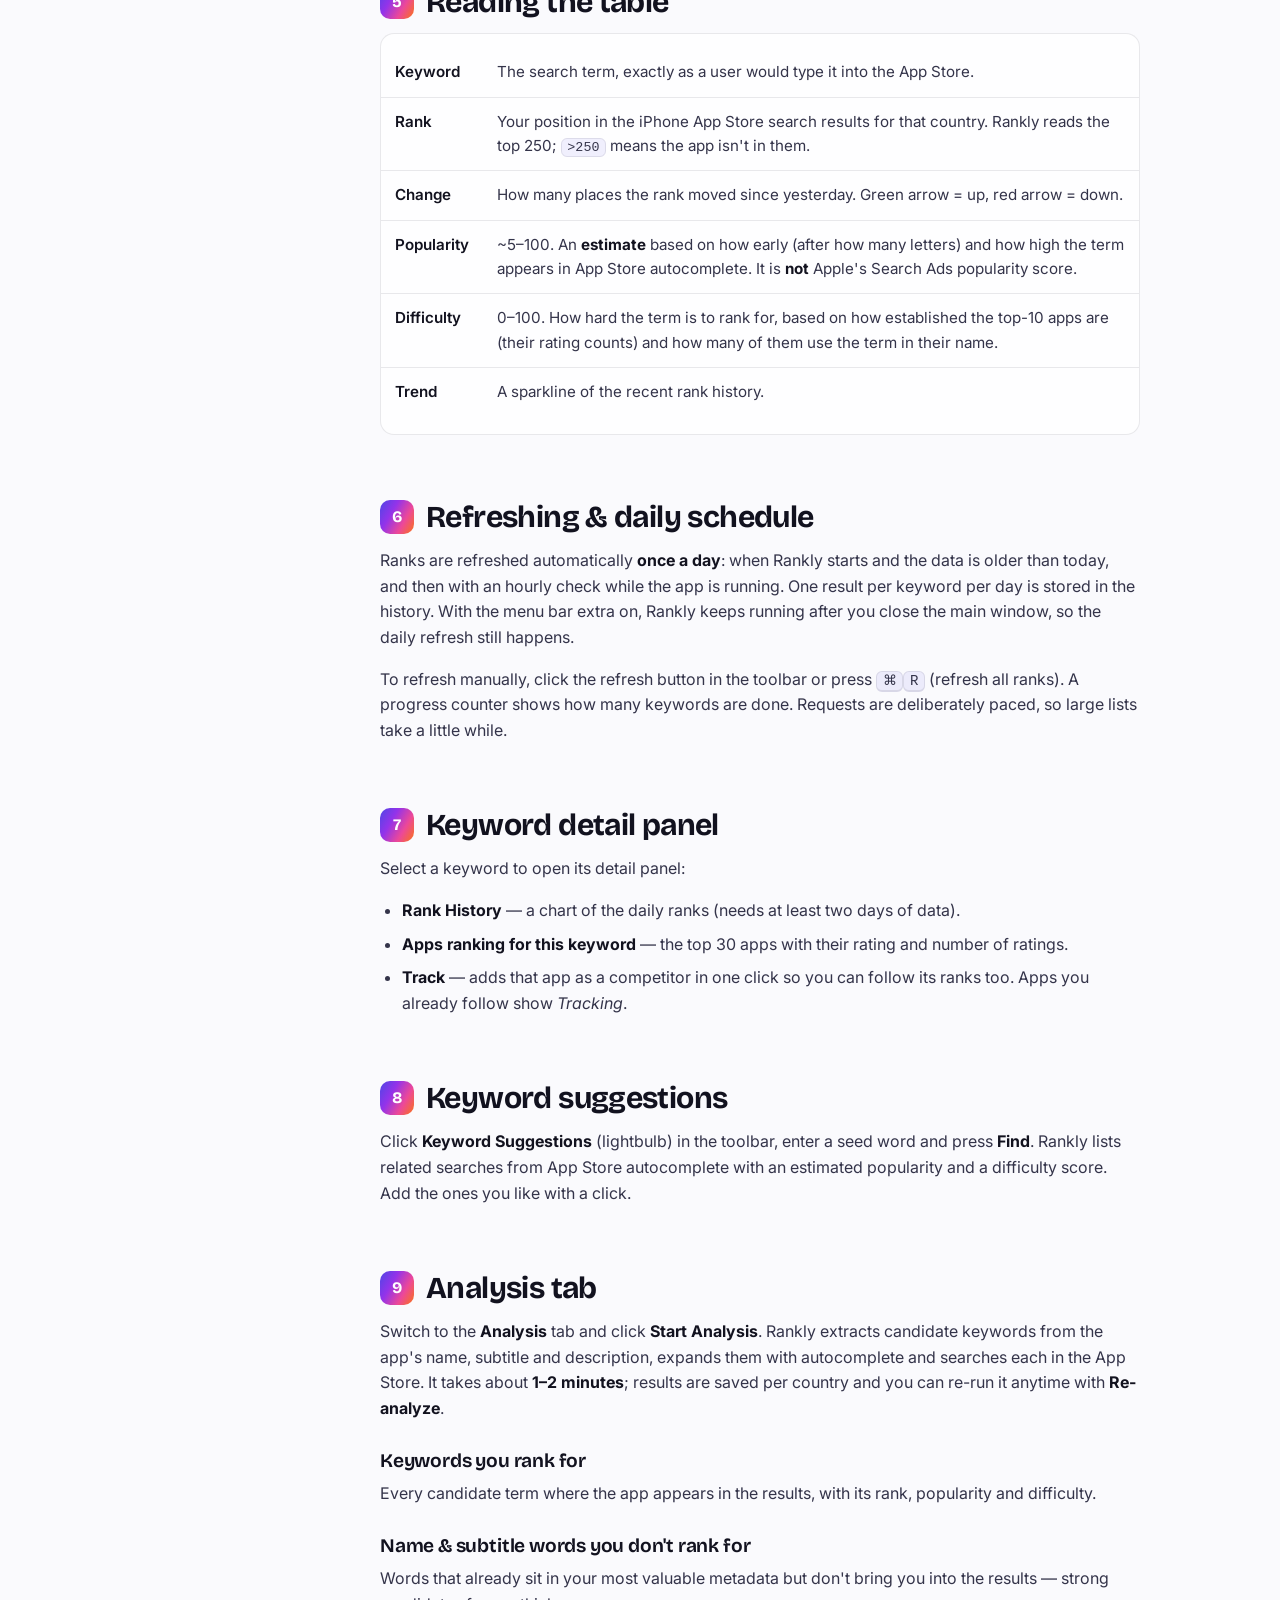
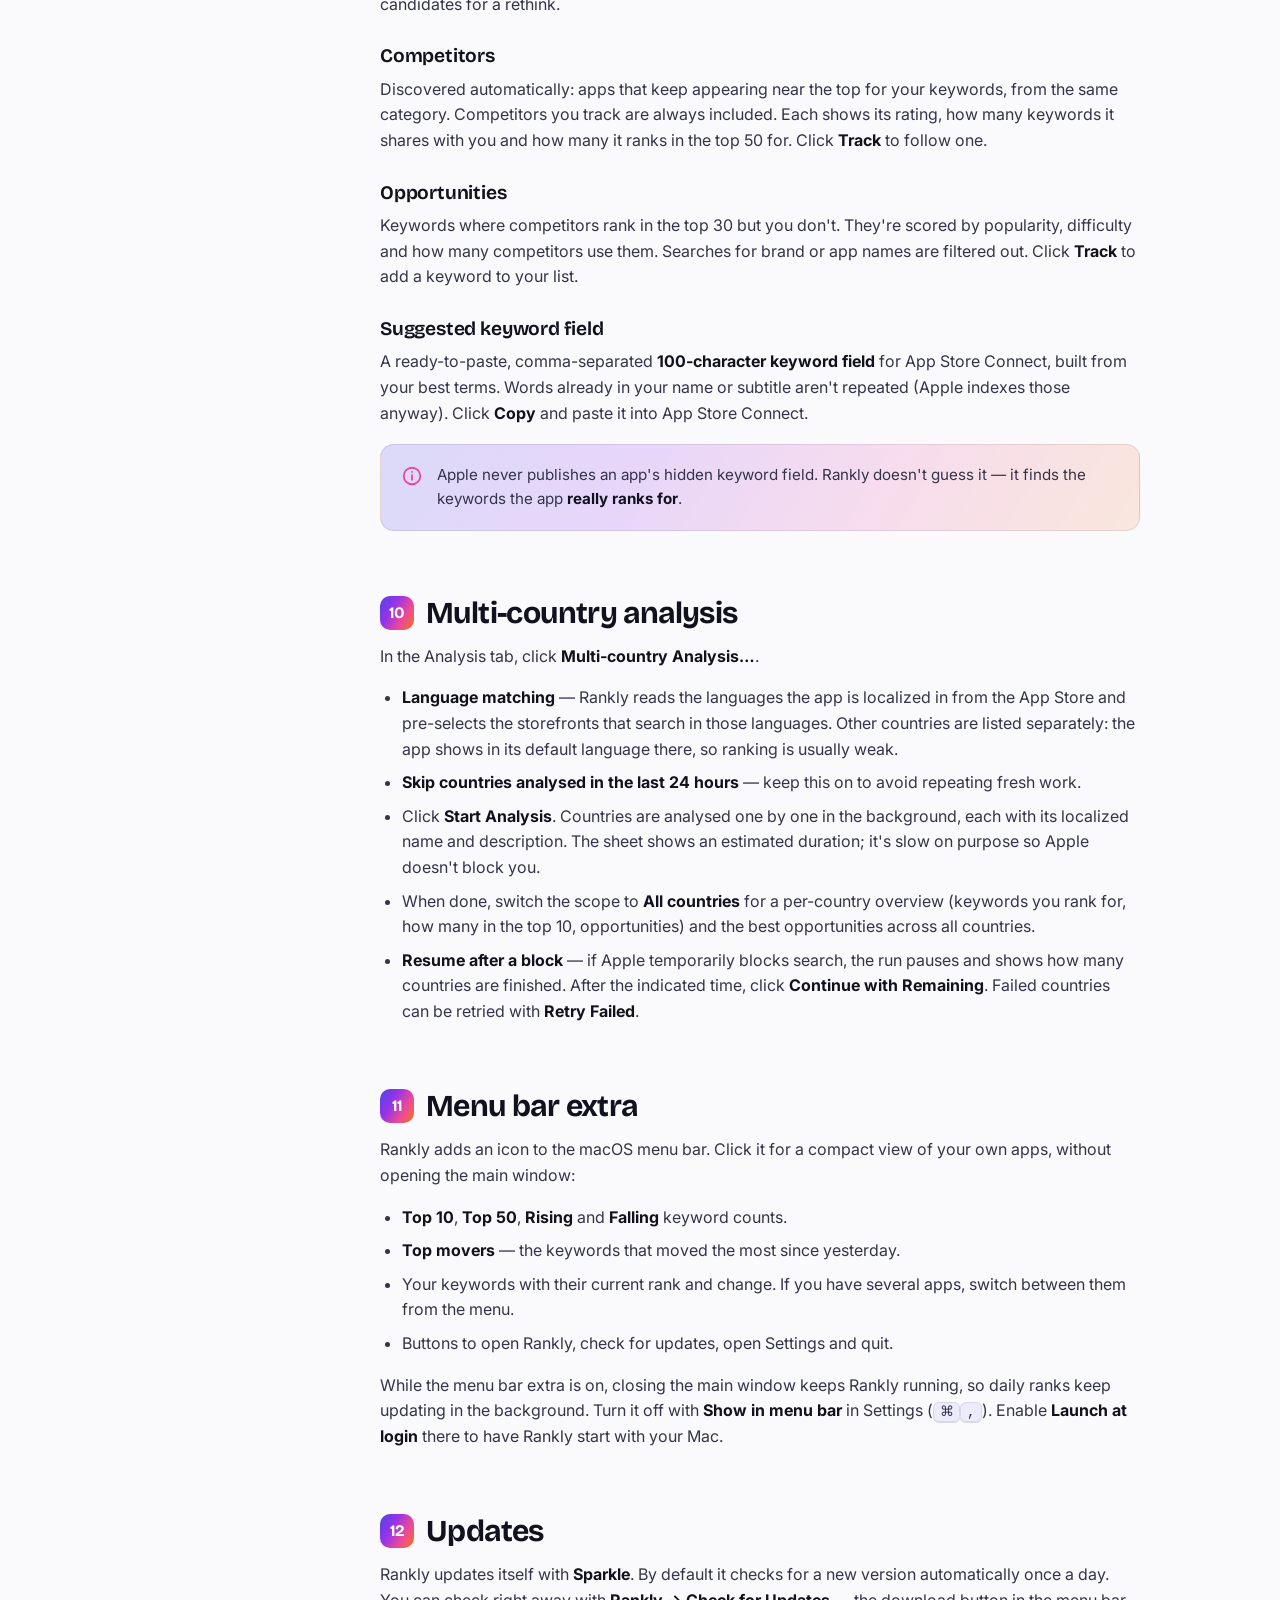
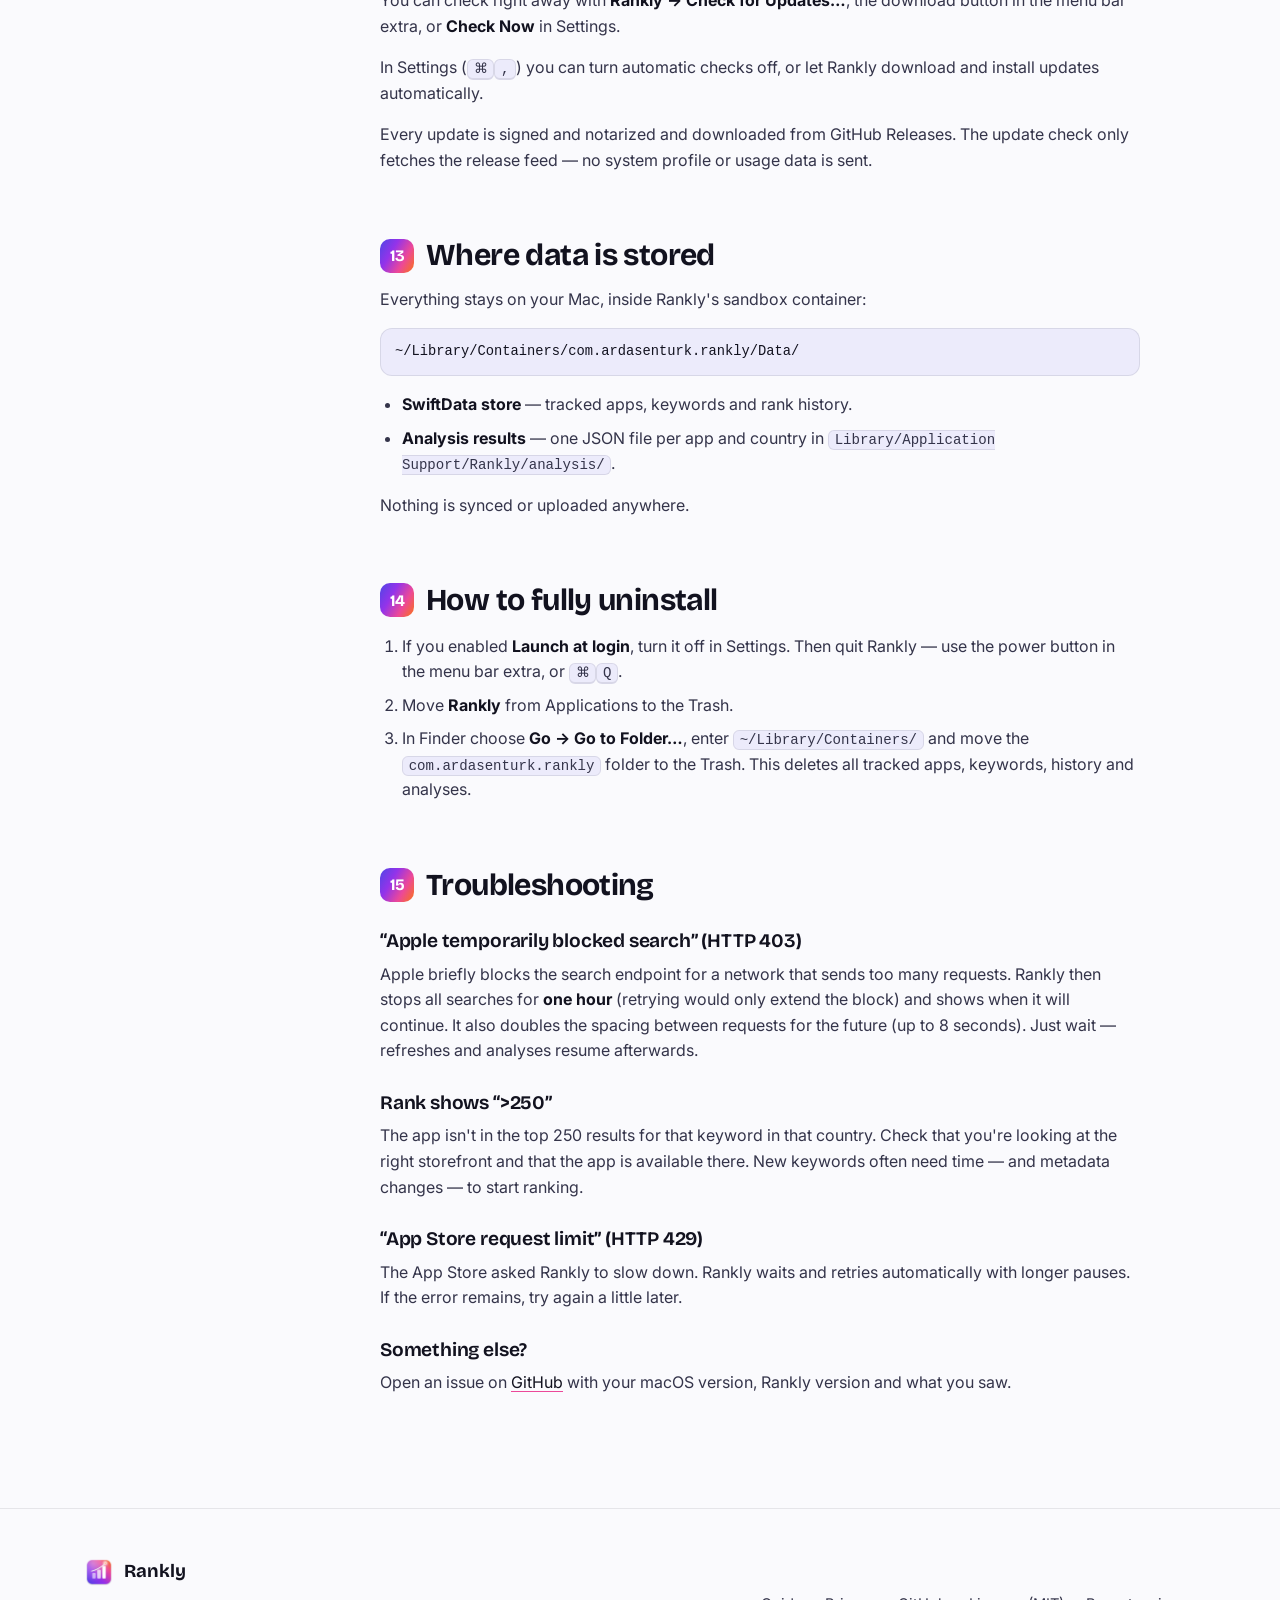
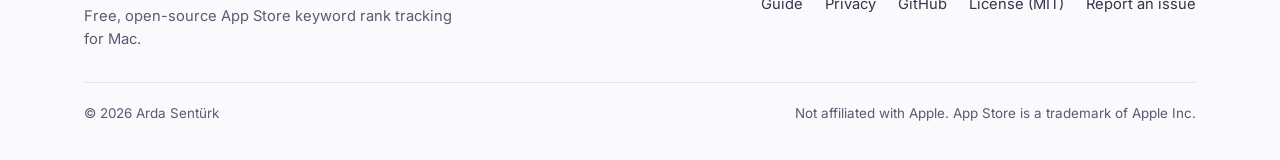
<file: docs/guide.html>
<!doctype html>
<html lang="en">
<head>
<meta charset="utf-8">
<meta name="viewport" content="width=device-width, initial-scale=1">
<title data-i18n="g.meta.title">User Guide — Rankly</title>
<meta name="description" content="How to install and use Rankly: tracking App Store keyword ranks, reading the table, running the ASO analysis, multi-country analysis, updates, data storage and troubleshooting." data-i18n-attr="content:g.meta.desc">
<meta name="theme-color" content="#0B0B14" media="(prefers-color-scheme: dark)">
<meta name="theme-color" content="#FAFAFD" media="(prefers-color-scheme: light)">
<link rel="canonical" href="https://rankly.ardasnturk.com/guide.html">
<link rel="icon" type="image/png" sizes="64x64" href="assets/favicon.png">
<link rel="apple-touch-icon" href="assets/icon.png">
<meta property="og:type" content="article">
<meta property="og:site_name" content="Rankly">
<meta property="og:title" content="Rankly User Guide">
<meta property="og:description" content="Install Rankly and learn every feature: keyword tracking, ASO analysis, multi-country analysis and more.">
<meta property="og:url" content="https://rankly.ardasnturk.com/guide.html">
<meta property="og:image" content="https://rankly.ardasnturk.com/assets/og.png">
<meta name="twitter:card" content="summary_large_image">
<meta name="twitter:image" content="https://rankly.ardasnturk.com/assets/og.png">
<link rel="preconnect" href="https://fonts.googleapis.com">
<link rel="preconnect" href="https://fonts.gstatic.com" crossorigin>
<link rel="stylesheet" href="https://fonts.googleapis.com/css2?family=Bricolage+Grotesque:opsz,wght@12..96,600;12..96,700;12..96,800&family=Inter:wght@400;500;600;700&display=swap">
<link rel="stylesheet" href="assets/style.css">
<script src="assets/main.js" defer></script>
</head>
<body>
<a class="skip-link" href="#main" data-i18n="nav.skip">Skip to content</a>

<header class="nav">
  <nav class="container nav-inner" aria-label="Main" data-i18n-attr="aria-label:nav.label">
    <a class="brand" href="./" aria-label="Rankly home" data-i18n-attr="aria-label:nav.home"><img src="assets/icon.png" alt="" width="30" height="30">Rankly</a>
    <ul class="nav-links" id="nav-links">
      <li><a href="./#features" data-i18n="nav.features">Features</a></li>
      <li><a href="./#analysis" data-i18n="nav.analysis">Analysis</a></li>
      <li><a href="./#faq" data-i18n="nav.faq">FAQ</a></li>
      <li><a href="guide.html" aria-current="page" data-i18n="nav.guide">Guide</a></li>
      <li><a href="privacy.html" data-i18n="nav.privacy">Privacy</a></li>
    </ul>
    <div class="nav-actions">
      <select class="lang-select" aria-label="Language" data-i18n-attr="aria-label:nav.lang"></select>
      <a class="btn btn-primary btn-sm nav-gh" href="https://github.com/ardasnturk/rankly/releases/latest/download/Rankly.dmg"><span data-i18n="cta.downloadShort">Download</span></a>
      <button class="menu-btn" type="button" aria-controls="nav-links" aria-expanded="false" aria-label="Menu" data-i18n-attr="aria-label:nav.menu">
        <svg viewBox="0 0 24 24" fill="none" stroke="currentColor" stroke-width="2" stroke-linecap="round" aria-hidden="true"><path d="M4 7h16M4 12h16M4 17h16"/></svg>
      </button>
    </div>
  </nav>
</header>

<main id="main">
  <section class="page-hero">
    <div class="blobs" aria-hidden="true"><span class="blob b1"></span><span class="blob b2"></span><span class="blob b3"></span></div>
    <div class="container">
      <span class="eyebrow" data-i18n="g.eyebrow">User guide</span>
      <h1><span data-i18n="g.title1">Everything Rankly does,</span> <span class="grad-text" data-i18n="g.title2">step by step.</span></h1>
      <p class="lead" data-i18n="g.lead">From installing the app to reading the analysis and keeping your data under control.</p>
    </div>
  </section>

  <div class="container docs">
    <nav class="toc" aria-label="On this page" data-i18n-attr="aria-label:g.toc">
      <b data-i18n="g.toc">On this page</b>
      <ol>
        <li><a href="#install" data-i18n="g.s1">Install</a></li>
        <li><a href="#first-launch" data-i18n="g.s2">First launch</a></li>
        <li><a href="#add-app" data-i18n="g.s3">Add an app</a></li>
        <li><a href="#add-keywords" data-i18n="g.s4">Add keywords</a></li>
        <li><a href="#table" data-i18n="g.s5">Reading the table</a></li>
        <li><a href="#refresh" data-i18n="g.s6">Refreshing &amp; schedule</a></li>
        <li><a href="#detail" data-i18n="g.s7">Keyword detail</a></li>
        <li><a href="#suggestions" data-i18n="g.s8">Keyword suggestions</a></li>
        <li><a href="#analysis" data-i18n="g.s9">Analysis tab</a></li>
        <li><a href="#multi-country" data-i18n="g.s10">Multi-country analysis</a></li>
        <li><a href="#menu-bar" data-i18n="g.s11">Menu bar extra</a></li>
        <li><a href="#updates" data-i18n="g.s12">Updates</a></li>
        <li><a href="#data" data-i18n="g.s13">Where data is stored</a></li>
        <li><a href="#uninstall" data-i18n="g.s14">Uninstall</a></li>
        <li><a href="#troubleshooting" data-i18n="g.s15">Troubleshooting</a></li>
      </ol>
    </nav>

    <article class="prose">
      <section id="install">
        <h2><span class="h-anchor"><span class="num">1</span><span data-i18n="g.s1">Install</span></span></h2>
        <ol>
          <li data-i18n="g.install.1">Download <a href="https://github.com/ardasnturk/rankly/releases/latest/download/Rankly.dmg">Rankly.dmg</a> (latest release from GitHub).</li>
          <li data-i18n="g.install.2">Open the DMG and drag <strong>Rankly</strong> into the <strong>Applications</strong> folder.</li>
          <li data-i18n="g.install.3">Eject the DMG and open Rankly from Applications or Launchpad.</li>
        </ol>
        <p data-i18n="g.install.req">Requirements: macOS 14 Sonoma or later, on Apple silicon or Intel Macs.</p>
      </section>

      <section id="first-launch">
        <h2><span class="h-anchor"><span class="num">2</span><span data-i18n="g.s2">First launch</span></span></h2>
        <p data-i18n="g.first.1">Rankly is signed and notarized by Apple, so macOS may ask once whether you want to open an app downloaded from the internet. Click <strong>Open</strong>.</p>
        <p data-i18n="g.first.2">There's no account and no setup. You start with an empty sidebar — add your first app to begin.</p>
      </section>

      <section id="add-app">
        <h2><span class="h-anchor"><span class="num">3</span><span data-i18n="g.s3">Add an app</span></span></h2>
        <ol>
          <li data-i18n="g.add.1">Click <strong>Add App</strong> (the <strong>+</strong> button in the sidebar).</li>
          <li data-i18n="g.add.2">Type the app's <strong>name</strong>, its <strong>App Store ID</strong> (e.g. <code>id1234567890</code> or just the digits) or paste its <strong>App Store link</strong>.</li>
          <li data-i18n="g.add.3">Choose the <strong>country</strong> (storefront) to track — 53 are available — and press <strong>Search</strong>.</li>
          <li data-i18n="g.add.4">Click <strong>Add</strong> next to the right result. Turn on <strong>Add as competitor</strong> if it isn't your own app.</li>
        </ol>
        <p data-i18n="g.add.5">You can track any app — yours or anyone else's. Each tracked app lives in the sidebar with its keyword count.</p>
      </section>

      <section id="add-keywords">
        <h2><span class="h-anchor"><span class="num">4</span><span data-i18n="g.s4">Add keywords</span></span></h2>
        <p data-i18n="g.kw.1">Select an app, type into the keyword field at the top of the <strong>Keywords</strong> tab and press <strong>Add</strong>. Separate several keywords with commas to add them at once:</p>
        <code class="path">habit tracker, daily routine, streak app, goal planner</code>
        <p data-i18n="g.kw.2">Rankly checks each new keyword right away. Right-click keywords to refresh, copy or delete the selection.</p>
      </section>

      <section id="table">
        <h2><span class="h-anchor"><span class="num">5</span><span data-i18n="g.s5">Reading the table</span></span></h2>
        <div class="table-wrap">
          <table class="col-table">
            <tbody>
              <tr><th scope="row" data-i18n="col.keyword">Keyword</th><td data-i18n="g.col.keyword">The search term, exactly as a user would type it into the App Store.</td></tr>
              <tr><th scope="row" data-i18n="col.rank">Rank</th><td data-i18n="g.col.rank">Your position in the iPhone App Store search results for that country. Rankly reads the top 250; <code>&gt;250</code> means the app isn't in them.</td></tr>
              <tr><th scope="row" data-i18n="col.change">Change</th><td data-i18n="g.col.change">How many places the rank moved since yesterday. Green arrow = up, red arrow = down.</td></tr>
              <tr><th scope="row" data-i18n="col.popularity">Popularity</th><td data-i18n="g.col.popularity">~5–100. An <strong>estimate</strong> based on how early (after how many letters) and how high the term appears in App Store autocomplete. It is <strong>not</strong> Apple's Search Ads popularity score.</td></tr>
              <tr><th scope="row" data-i18n="col.difficulty">Difficulty</th><td data-i18n="g.col.difficulty">0–100. How hard the term is to rank for, based on how established the top-10 apps are (their rating counts) and how many of them use the term in their name.</td></tr>
              <tr><th scope="row" data-i18n="col.trend">Trend</th><td data-i18n="g.col.trend">A sparkline of the recent rank history.</td></tr>
            </tbody>
          </table>
        </div>
      </section>

      <section id="refresh">
        <h2><span class="h-anchor"><span class="num">6</span><span data-i18n="g.s6">Refreshing &amp; daily schedule</span></span></h2>
        <p data-i18n="g.refresh.1">Ranks are refreshed automatically <strong>once a day</strong>: when Rankly starts and the data is older than today, and then with an hourly check while the app is running. One result per keyword per day is stored in the history. With the menu bar extra on, Rankly keeps running after you close the main window, so the daily refresh still happens.</p>
        <p data-i18n="g.refresh.2">To refresh manually, click the refresh button in the toolbar or press <kbd>⌘</kbd><kbd>R</kbd> (refresh all ranks). A progress counter shows how many keywords are done. Requests are deliberately paced, so large lists take a little while.</p>
      </section>

      <section id="detail">
        <h2><span class="h-anchor"><span class="num">7</span><span data-i18n="g.s7">Keyword detail panel</span></span></h2>
        <p data-i18n="g.detail.1">Select a keyword to open its detail panel:</p>
        <ul>
          <li data-i18n="g.detail.2"><strong>Rank History</strong> — a chart of the daily ranks (needs at least two days of data).</li>
          <li data-i18n="g.detail.3"><strong>Apps ranking for this keyword</strong> — the top 30 apps with their rating and number of ratings.</li>
          <li data-i18n="g.detail.4"><strong>Track</strong> — adds that app as a competitor in one click so you can follow its ranks too. Apps you already follow show <em>Tracking</em>.</li>
        </ul>
      </section>

      <section id="suggestions">
        <h2><span class="h-anchor"><span class="num">8</span><span data-i18n="g.s8">Keyword suggestions</span></span></h2>
        <p data-i18n="g.sugg.1">Click <strong>Keyword Suggestions</strong> (lightbulb) in the toolbar, enter a seed word and press <strong>Find</strong>. Rankly lists related searches from App Store autocomplete with an estimated popularity and a difficulty score. Add the ones you like with a click.</p>
      </section>

      <section id="analysis">
        <h2><span class="h-anchor"><span class="num">9</span><span data-i18n="g.s9">Analysis tab</span></span></h2>
        <p data-i18n="g.an.1">Switch to the <strong>Analysis</strong> tab and click <strong>Start Analysis</strong>. Rankly extracts candidate keywords from the app's name, subtitle and description, expands them with autocomplete and searches each in the App Store. It takes about <strong>1–2 minutes</strong>; results are saved per country and you can re-run it anytime with <strong>Re-analyze</strong>.</p>
        <h3 data-i18n="g.an.h1">Keywords you rank for</h3>
        <p data-i18n="g.an.p1">Every candidate term where the app appears in the results, with its rank, popularity and difficulty.</p>
        <h3 data-i18n="g.an.h2">Name &amp; subtitle words you don't rank for</h3>
        <p data-i18n="g.an.p2">Words that already sit in your most valuable metadata but don't bring you into the results — strong candidates for a rethink.</p>
        <h3 data-i18n="g.an.h3">Competitors</h3>
        <p data-i18n="g.an.p3">Discovered automatically: apps that keep appearing near the top for your keywords, from the same category. Competitors you track are always included. Each shows its rating, how many keywords it shares with you and how many it ranks in the top 50 for. Click <strong>Track</strong> to follow one.</p>
        <h3 data-i18n="g.an.h4">Opportunities</h3>
        <p data-i18n="g.an.p4">Keywords where competitors rank in the top 30 but you don't. They're scored by popularity, difficulty and how many competitors use them. Searches for brand or app names are filtered out. Click <strong>Track</strong> to add a keyword to your list.</p>
        <h3 data-i18n="g.an.h5">Suggested keyword field</h3>
        <p data-i18n="g.an.p5">A ready-to-paste, comma-separated <strong>100-character keyword field</strong> for App Store Connect, built from your best terms. Words already in your name or subtitle aren't repeated (Apple indexes those anyway). Click <strong>Copy</strong> and paste it into App Store Connect.</p>
        <div class="callout"><svg viewBox="0 0 24 24" fill="none" stroke="currentColor" stroke-width="2" stroke-linecap="round" aria-hidden="true"><circle cx="12" cy="12" r="9"/><path d="M12 11v5"/><path d="M12 7.5h.01"/></svg><p data-i18n="g.an.note">Apple never publishes an app's hidden keyword field. Rankly doesn't guess it — it finds the keywords the app <strong>really ranks for</strong>.</p></div>
      </section>

      <section id="multi-country">
        <h2><span class="h-anchor"><span class="num">10</span><span data-i18n="g.s10">Multi-country analysis</span></span></h2>
        <p data-i18n="g.mc.1">In the Analysis tab, click <strong>Multi-country Analysis…</strong>.</p>
        <ul>
          <li data-i18n="g.mc.2"><strong>Language matching</strong> — Rankly reads the languages the app is localized in from the App Store and pre-selects the storefronts that search in those languages. Other countries are listed separately: the app shows in its default language there, so ranking is usually weak.</li>
          <li data-i18n="g.mc.3"><strong>Skip countries analysed in the last 24 hours</strong> — keep this on to avoid repeating fresh work.</li>
          <li data-i18n="g.mc.4">Click <strong>Start Analysis</strong>. Countries are analysed one by one in the background, each with its localized name and description. The sheet shows an estimated duration; it's slow on purpose so Apple doesn't block you.</li>
          <li data-i18n="g.mc.5">When done, switch the scope to <strong>All countries</strong> for a per-country overview (keywords you rank for, how many in the top 10, opportunities) and the best opportunities across all countries.</li>
          <li data-i18n="g.mc.6"><strong>Resume after a block</strong> — if Apple temporarily blocks search, the run pauses and shows how many countries are finished. After the indicated time, click <strong>Continue with Remaining</strong>. Failed countries can be retried with <strong>Retry Failed</strong>.</li>
        </ul>
      </section>

      <section id="menu-bar">
        <h2><span class="h-anchor"><span class="num">11</span><span data-i18n="g.s11">Menu bar extra</span></span></h2>
        <p data-i18n="g.mb.1">Rankly adds an icon to the macOS menu bar. Click it for a compact view of your own apps, without opening the main window:</p>
        <ul>
          <li data-i18n="g.mb.2"><strong>Top 10</strong>, <strong>Top 50</strong>, <strong>Rising</strong> and <strong>Falling</strong> keyword counts.</li>
          <li data-i18n="g.mb.3"><strong>Top movers</strong> — the keywords that moved the most since yesterday.</li>
          <li data-i18n="g.mb.4">Your keywords with their current rank and change. If you have several apps, switch between them from the menu.</li>
          <li data-i18n="g.mb.5">Buttons to open Rankly, check for updates, open Settings and quit.</li>
        </ul>
        <p data-i18n="g.mb.6">While the menu bar extra is on, closing the main window keeps Rankly running, so daily ranks keep updating in the background. Turn it off with <strong>Show in menu bar</strong> in Settings (<kbd>⌘</kbd><kbd>,</kbd>). Enable <strong>Launch at login</strong> there to have Rankly start with your Mac.</p>
      </section>

      <section id="updates">
        <h2><span class="h-anchor"><span class="num">12</span><span data-i18n="g.s12">Updates</span></span></h2>
        <p data-i18n="g.up.1">Rankly updates itself with <strong>Sparkle</strong>. By default it checks for a new version automatically once a day. You can check right away with <strong>Rankly → Check for Updates…</strong>, the download button in the menu bar extra, or <strong>Check Now</strong> in Settings.</p>
        <p data-i18n="g.up.2">In Settings (<kbd>⌘</kbd><kbd>,</kbd>) you can turn automatic checks off, or let Rankly download and install updates automatically.</p>
        <p data-i18n="g.up.3">Every update is signed and notarized and downloaded from GitHub Releases. The update check only fetches the release feed — no system profile or usage data is sent.</p>
      </section>

      <section id="data">
        <h2><span class="h-anchor"><span class="num">13</span><span data-i18n="g.s13">Where data is stored</span></span></h2>
        <p data-i18n="g.data.1">Everything stays on your Mac, inside Rankly's sandbox container:</p>
        <code class="path">~/Library/Containers/com.ardasenturk.rankly/Data/</code>
        <ul>
          <li data-i18n="g.data.2"><strong>SwiftData store</strong> — tracked apps, keywords and rank history.</li>
          <li data-i18n="g.data.3"><strong>Analysis results</strong> — one JSON file per app and country in <code>Library/Application Support/Rankly/analysis/</code>.</li>
        </ul>
        <p data-i18n="g.data.4">Nothing is synced or uploaded anywhere.</p>
      </section>

      <section id="uninstall">
        <h2><span class="h-anchor"><span class="num">14</span><span data-i18n="g.s14">How to fully uninstall</span></span></h2>
        <ol>
          <li data-i18n="g.un.1">If you enabled <strong>Launch at login</strong>, turn it off in Settings. Then quit Rankly — use the power button in the menu bar extra, or <kbd>⌘</kbd><kbd>Q</kbd>.</li>
          <li data-i18n="g.un.2">Move <strong>Rankly</strong> from Applications to the Trash.</li>
          <li data-i18n="g.un.3">In Finder choose <strong>Go → Go to Folder…</strong>, enter <code>~/Library/Containers/</code> and move the <code>com.ardasenturk.rankly</code> folder to the Trash. This deletes all tracked apps, keywords, history and analyses.</li>
        </ol>
      </section>

      <section id="troubleshooting">
        <h2><span class="h-anchor"><span class="num">15</span><span data-i18n="g.s15">Troubleshooting</span></span></h2>
        <h3 data-i18n="g.ts.h1">“Apple temporarily blocked search” (HTTP 403)</h3>
        <p data-i18n="g.ts.p1">Apple briefly blocks the search endpoint for a network that sends too many requests. Rankly then stops all searches for <strong>one hour</strong> (retrying would only extend the block) and shows when it will continue. It also doubles the spacing between requests for the future (up to 8 seconds). Just wait — refreshes and analyses resume afterwards.</p>
        <h3 data-i18n="g.ts.h2">Rank shows “&gt;250”</h3>
        <p data-i18n="g.ts.p2">The app isn't in the top 250 results for that keyword in that country. Check that you're looking at the right storefront and that the app is available there. New keywords often need time — and metadata changes — to start ranking.</p>
        <h3 data-i18n="g.ts.h3">“App Store request limit” (HTTP 429)</h3>
        <p data-i18n="g.ts.p3">The App Store asked Rankly to slow down. Rankly waits and retries automatically with longer pauses. If the error remains, try again a little later.</p>
        <h3 data-i18n="g.ts.h4">Something else?</h3>
        <p data-i18n="g.ts.p4">Open an issue on <a href="https://github.com/ardasnturk/rankly/issues">GitHub</a> with your macOS version, Rankly version and what you saw.</p>
      </section>
    </article>
  </div>
</main>

<footer class="footer">
  <div class="container">
    <div class="footer-inner">
      <div>
        <a class="brand" href="./"><img src="assets/icon.png" alt="" width="30" height="30">Rankly</a>
        <p data-i18n="footer.tagline">Free, open-source App Store keyword rank tracking for Mac.</p>
      </div>
      <ul class="footer-links">
        <li><a href="guide.html" data-i18n="nav.guide">Guide</a></li>
        <li><a href="privacy.html" data-i18n="nav.privacy">Privacy</a></li>
        <li><a href="https://github.com/ardasnturk/rankly">GitHub</a></li>
        <li><a href="https://github.com/ardasnturk/rankly/blob/main/LICENSE" data-i18n="footer.license">License (MIT)</a></li>
        <li><a href="https://github.com/ardasnturk/rankly/issues" data-i18n="footer.issues">Report an issue</a></li>
      </ul>
    </div>
    <div class="footer-bottom">
      <span>© <span data-year>2026</span> Arda Sentürk</span>
      <span data-i18n="footer.apple">Not affiliated with Apple. App Store is a trademark of Apple Inc.</span>
    </div>
  </div>
</footer>
</body>
</html>
</file>
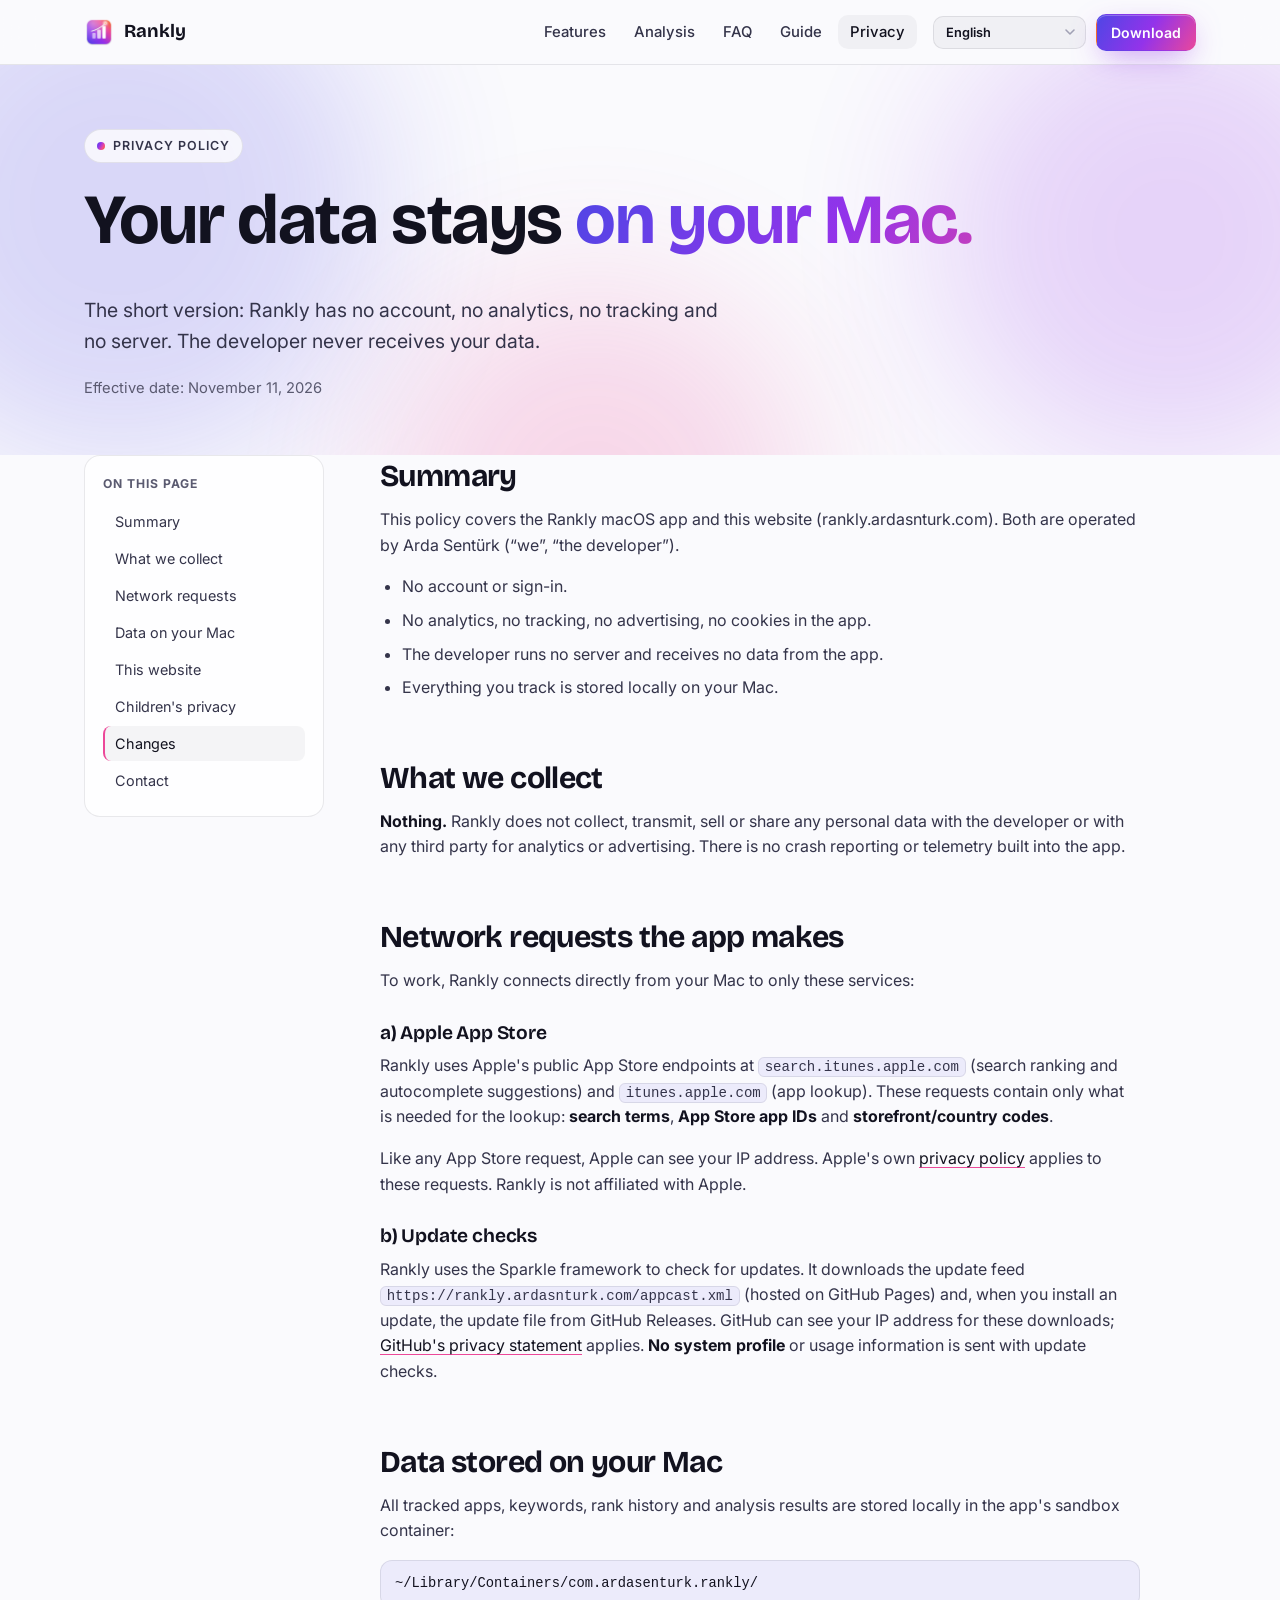
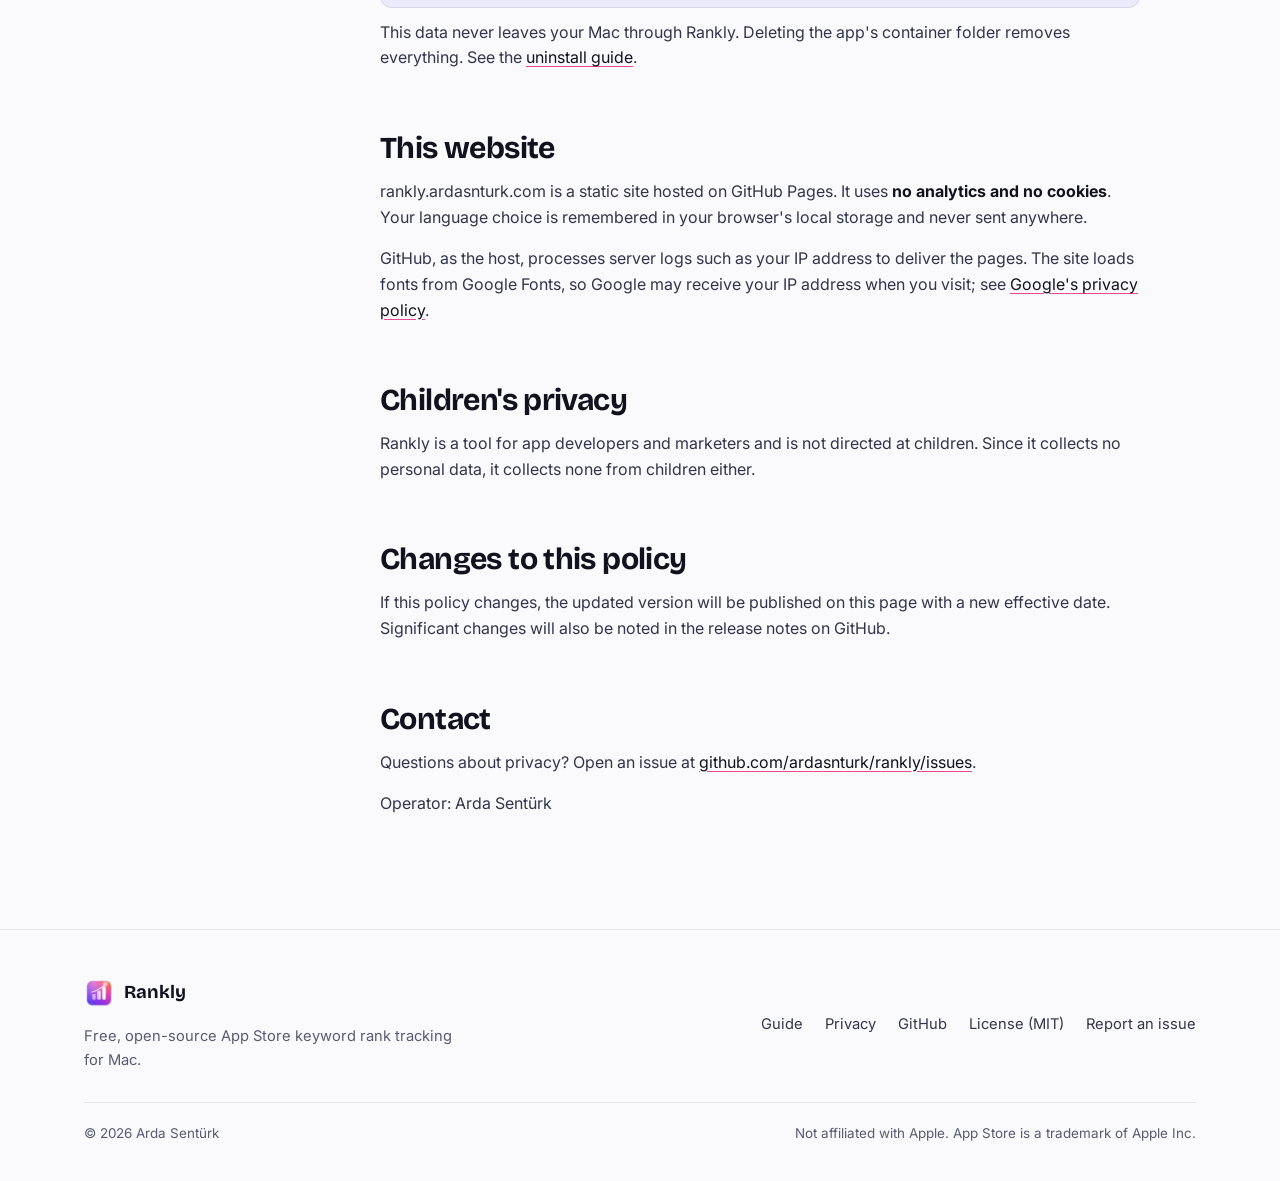
<file: docs/privacy.html>
<!doctype html>
<html lang="en">
<head>
<meta charset="utf-8">
<meta name="viewport" content="width=device-width, initial-scale=1">
<title data-i18n="p.meta.title">Privacy Policy — Rankly</title>
<meta name="description" content="Rankly's privacy policy: no account, no analytics, no tracking. All data stays on your Mac. The only network requests go to Apple's App Store and to GitHub for updates." data-i18n-attr="content:p.meta.desc">
<meta name="theme-color" content="#0B0B14" media="(prefers-color-scheme: dark)">
<meta name="theme-color" content="#FAFAFD" media="(prefers-color-scheme: light)">
<link rel="canonical" href="https://rankly.ardasnturk.com/privacy.html">
<link rel="icon" type="image/png" sizes="64x64" href="assets/favicon.png">
<link rel="apple-touch-icon" href="assets/icon.png">
<meta property="og:type" content="article">
<meta property="og:site_name" content="Rankly">
<meta property="og:title" content="Rankly Privacy Policy">
<meta property="og:description" content="No account, no analytics, no tracking. All data stays on your Mac.">
<meta property="og:url" content="https://rankly.ardasnturk.com/privacy.html">
<meta property="og:image" content="https://rankly.ardasnturk.com/assets/og.png">
<meta name="twitter:card" content="summary_large_image">
<meta name="twitter:image" content="https://rankly.ardasnturk.com/assets/og.png">
<link rel="preconnect" href="https://fonts.googleapis.com">
<link rel="preconnect" href="https://fonts.gstatic.com" crossorigin>
<link rel="stylesheet" href="https://fonts.googleapis.com/css2?family=Bricolage+Grotesque:opsz,wght@12..96,600;12..96,700;12..96,800&family=Inter:wght@400;500;600;700&display=swap">
<link rel="stylesheet" href="assets/style.css">
<script src="assets/main.js" defer></script>
</head>
<body>
<a class="skip-link" href="#main" data-i18n="nav.skip">Skip to content</a>

<header class="nav">
  <nav class="container nav-inner" aria-label="Main" data-i18n-attr="aria-label:nav.label">
    <a class="brand" href="./" aria-label="Rankly home" data-i18n-attr="aria-label:nav.home"><img src="assets/icon.png" alt="" width="30" height="30">Rankly</a>
    <ul class="nav-links" id="nav-links">
      <li><a href="./#features" data-i18n="nav.features">Features</a></li>
      <li><a href="./#analysis" data-i18n="nav.analysis">Analysis</a></li>
      <li><a href="./#faq" data-i18n="nav.faq">FAQ</a></li>
      <li><a href="guide.html" data-i18n="nav.guide">Guide</a></li>
      <li><a href="privacy.html" aria-current="page" data-i18n="nav.privacy">Privacy</a></li>
    </ul>
    <div class="nav-actions">
      <select class="lang-select" aria-label="Language" data-i18n-attr="aria-label:nav.lang"></select>
      <a class="btn btn-primary btn-sm nav-gh" href="https://github.com/ardasnturk/rankly/releases/latest/download/Rankly.dmg"><span data-i18n="cta.downloadShort">Download</span></a>
      <button class="menu-btn" type="button" aria-controls="nav-links" aria-expanded="false" aria-label="Menu" data-i18n-attr="aria-label:nav.menu">
        <svg viewBox="0 0 24 24" fill="none" stroke="currentColor" stroke-width="2" stroke-linecap="round" aria-hidden="true"><path d="M4 7h16M4 12h16M4 17h16"/></svg>
      </button>
    </div>
  </nav>
</header>

<main id="main">
  <section class="page-hero">
    <div class="blobs" aria-hidden="true"><span class="blob b1"></span><span class="blob b2"></span><span class="blob b3"></span></div>
    <div class="container">
      <span class="eyebrow" data-i18n="p.eyebrow">Privacy policy</span>
      <h1><span data-i18n="p.title1">Your data stays</span> <span class="grad-text" data-i18n="p.title2">on your Mac.</span></h1>
      <p class="lead" data-i18n="p.lead">The short version: Rankly has no account, no analytics, no tracking and no server. The developer never receives your data.</p>
      <p class="updated" data-i18n="p.effective">Effective date: November 11, 2026</p>
    </div>
  </section>

  <div class="container docs">
    <nav class="toc" aria-label="On this page" data-i18n-attr="aria-label:g.toc">
      <b data-i18n="g.toc">On this page</b>
      <ol>
        <li><a href="#summary" data-i18n="p.s1">Summary</a></li>
        <li><a href="#collect" data-i18n="p.s2">What we collect</a></li>
        <li><a href="#network" data-i18n="p.s3">Network requests</a></li>
        <li><a href="#storage" data-i18n="p.s4">Data on your Mac</a></li>
        <li><a href="#website" data-i18n="p.s5">This website</a></li>
        <li><a href="#children" data-i18n="p.s6">Children's privacy</a></li>
        <li><a href="#changes" data-i18n="p.s7">Changes</a></li>
        <li><a href="#contact" data-i18n="p.s8">Contact</a></li>
      </ol>
    </nav>

    <article class="prose">
      <section id="summary">
        <h2 data-i18n="p.s1">Summary</h2>
        <p data-i18n="p.sum.1">This policy covers the Rankly macOS app and this website (rankly.ardasnturk.com). Both are operated by Arda Sentürk (“we”, “the developer”).</p>
        <ul>
          <li data-i18n="p.sum.2">No account or sign-in.</li>
          <li data-i18n="p.sum.3">No analytics, no tracking, no advertising, no cookies in the app.</li>
          <li data-i18n="p.sum.4">The developer runs no server and receives no data from the app.</li>
          <li data-i18n="p.sum.5">Everything you track is stored locally on your Mac.</li>
        </ul>
      </section>

      <section id="collect">
        <h2 data-i18n="p.s2">What we collect</h2>
        <p data-i18n="p.collect.1"><strong>Nothing.</strong> Rankly does not collect, transmit, sell or share any personal data with the developer or with any third party for analytics or advertising. There is no crash reporting or telemetry built into the app.</p>
      </section>

      <section id="network">
        <h2 data-i18n="p.s3">Network requests the app makes</h2>
        <p data-i18n="p.net.1">To work, Rankly connects directly from your Mac to only these services:</p>
        <h3 data-i18n="p.net.h1">a) Apple App Store</h3>
        <p data-i18n="p.net.2">Rankly uses Apple's public App Store endpoints at <code>search.itunes.apple.com</code> (search ranking and autocomplete suggestions) and <code>itunes.apple.com</code> (app lookup). These requests contain only what is needed for the lookup: <strong>search terms</strong>, <strong>App Store app IDs</strong> and <strong>storefront/country codes</strong>.</p>
        <p data-i18n="p.net.3">Like any App Store request, Apple can see your IP address. Apple's own <a href="https://www.apple.com/legal/privacy/">privacy policy</a> applies to these requests. Rankly is not affiliated with Apple.</p>
        <h3 data-i18n="p.net.h2">b) Update checks</h3>
        <p data-i18n="p.net.4">Rankly uses the Sparkle framework to check for updates. It downloads the update feed <code>https://rankly.ardasnturk.com/appcast.xml</code> (hosted on GitHub Pages) and, when you install an update, the update file from GitHub Releases. GitHub can see your IP address for these downloads; <a href="https://docs.github.com/en/site-policy/privacy-policies/github-general-privacy-statement">GitHub's privacy statement</a> applies. <strong>No system profile</strong> or usage information is sent with update checks.</p>
      </section>

      <section id="storage">
        <h2 data-i18n="p.s4">Data stored on your Mac</h2>
        <p data-i18n="p.store.1">All tracked apps, keywords, rank history and analysis results are stored locally in the app's sandbox container:</p>
        <code class="path">~/Library/Containers/com.ardasenturk.rankly/</code>
        <p data-i18n="p.store.2">This data never leaves your Mac through Rankly. Deleting the app's container folder removes everything. See the <a href="guide.html#uninstall">uninstall guide</a>.</p>
      </section>

      <section id="website">
        <h2 data-i18n="p.s5">This website</h2>
        <p data-i18n="p.web.1">rankly.ardasnturk.com is a static site hosted on GitHub Pages. It uses <strong>no analytics and no cookies</strong>. Your language choice is remembered in your browser's local storage and never sent anywhere.</p>
        <p data-i18n="p.web.2">GitHub, as the host, processes server logs such as your IP address to deliver the pages. The site loads fonts from Google Fonts, so Google may receive your IP address when you visit; see <a href="https://policies.google.com/privacy">Google's privacy policy</a>.</p>
      </section>

      <section id="children">
        <h2 data-i18n="p.s6">Children's privacy</h2>
        <p data-i18n="p.child.1">Rankly is a tool for app developers and marketers and is not directed at children. Since it collects no personal data, it collects none from children either.</p>
      </section>

      <section id="changes">
        <h2 data-i18n="p.s7">Changes to this policy</h2>
        <p data-i18n="p.chg.1">If this policy changes, the updated version will be published on this page with a new effective date. Significant changes will also be noted in the release notes on GitHub.</p>
      </section>

      <section id="contact">
        <h2 data-i18n="p.s8">Contact</h2>
        <p data-i18n="p.contact.1">Questions about privacy? Open an issue at <a href="https://github.com/ardasnturk/rankly/issues">github.com/ardasnturk/rankly/issues</a>.</p>
        <p data-i18n="p.contact.2">Operator: Arda Sentürk</p>
      </section>
    </article>
  </div>
</main>

<footer class="footer">
  <div class="container">
    <div class="footer-inner">
      <div>
        <a class="brand" href="./"><img src="assets/icon.png" alt="" width="30" height="30">Rankly</a>
        <p data-i18n="footer.tagline">Free, open-source App Store keyword rank tracking for Mac.</p>
      </div>
      <ul class="footer-links">
        <li><a href="guide.html" data-i18n="nav.guide">Guide</a></li>
        <li><a href="privacy.html" data-i18n="nav.privacy">Privacy</a></li>
        <li><a href="https://github.com/ardasnturk/rankly">GitHub</a></li>
        <li><a href="https://github.com/ardasnturk/rankly/blob/main/LICENSE" data-i18n="footer.license">License (MIT)</a></li>
        <li><a href="https://github.com/ardasnturk/rankly/issues" data-i18n="footer.issues">Report an issue</a></li>
      </ul>
    </div>
    <div class="footer-bottom">
      <span>© <span data-year>2026</span> Arda Sentürk</span>
      <span data-i18n="footer.apple">Not affiliated with Apple. App Store is a trademark of Apple Inc.</span>
    </div>
  </div>
</footer>
</body>
</html>
</file>
<file: docs/assets/style.css>
/* Rankly website — shared styles */

:root {
  --c1: #4F46E5;
  --c2: #9333EA;
  --c3: #EC4899;
  --c4: #F97316;
  --grad: linear-gradient(120deg, var(--c1) 0%, var(--c2) 35%, var(--c3) 68%, var(--c4) 100%);
  --grad-soft: linear-gradient(120deg, rgba(79,70,229,.18), rgba(147,51,234,.18), rgba(236,72,153,.16), rgba(249,115,22,.14));

  --bg: #0B0B14;
  --bg-2: #10101C;
  --surface: rgba(255,255,255,.04);
  --surface-2: rgba(255,255,255,.07);
  --surface-solid: #141423;
  --border: rgba(255,255,255,.09);
  --border-strong: rgba(255,255,255,.16);
  --text: #F3F3F8;
  --text-2: #C4C4D4;
  --muted: #9A9AB0;
  --up: #34D399;
  --down: #FB7185;
  --code-bg: rgba(255,255,255,.07);
  --shadow: 0 30px 80px -20px rgba(0,0,0,.65), 0 0 0 1px rgba(255,255,255,.06);
  --blob-opacity: .55;
  --nav-bg: rgba(11,11,20,.72);
  --focus: #F0ABFC;

  --radius: 18px;
  --radius-sm: 10px;
  --maxw: 1160px;
  --font: "Inter", system-ui, -apple-system, "Segoe UI", Roboto, "PingFang SC", "Hiragino Sans", "Hiragino Kaku Gothic ProN", "Apple SD Gothic Neo", "Noto Sans CJK SC", "Noto Sans JP", "Noto Sans KR", sans-serif;
  --font-display: "Bricolage Grotesque", "Inter", system-ui, "PingFang SC", "Hiragino Sans", "Hiragino Kaku Gothic ProN", "Apple SD Gothic Neo", "Noto Sans CJK SC", "Noto Sans JP", "Noto Sans KR", sans-serif;
  --mono: ui-monospace, "SF Mono", Menlo, Consolas, monospace;
  color-scheme: dark;
}

@media (prefers-color-scheme: light) {
  :root {
    --bg: #FAFAFD;
    --bg-2: #F2F1F8;
    --surface: rgba(255,255,255,.75);
    --surface-2: rgba(17,17,34,.04);
    --surface-solid: #FFFFFF;
    --border: rgba(17,17,34,.09);
    --border-strong: rgba(17,17,34,.16);
    --text: #12121F;
    --text-2: #34344A;
    --muted: #5A5A70;
    --up: #059669;
    --down: #E11D48;
    --code-bg: rgba(79,70,229,.08);
    --shadow: 0 30px 70px -25px rgba(40,30,90,.35), 0 0 0 1px rgba(17,17,34,.07);
    --blob-opacity: .28;
    --nav-bg: rgba(250,250,253,.78);
    --focus: #7C3AED;
    color-scheme: light;
  }
}

*, *::before, *::after { box-sizing: border-box; }
html { -webkit-text-size-adjust: 100%; scroll-behavior: smooth; scroll-padding-top: 84px; }
body {
  margin: 0;
  background: var(--bg);
  color: var(--text);
  font-family: var(--font);
  font-size: 16px;
  line-height: 1.6;
  -webkit-font-smoothing: antialiased;
  overflow-x: hidden;
}
img, svg { max-width: 100%; }
a { color: inherit; }
p { margin: 0 0 1em; }
h1, h2, h3, h4 { font-family: var(--font-display); line-height: 1.12; margin: 0 0 .5em; letter-spacing: -.02em; }
h1 { font-size: clamp(2.3rem, 6vw, 4.4rem); font-weight: 700; }
h2 { font-size: clamp(1.8rem, 4vw, 2.8rem); font-weight: 700; }
h3 { font-size: 1.2rem; font-weight: 650; letter-spacing: -.01em; }
code, kbd {
  font-family: var(--mono);
  font-size: .88em;
  background: var(--code-bg);
  border: 1px solid var(--border);
  border-radius: 6px;
  padding: .08em .4em;
  overflow-wrap: anywhere;
}
kbd { border-bottom-width: 2px; }
::selection { background: rgba(236,72,153,.35); }

:focus-visible { outline: 2px solid var(--focus); outline-offset: 3px; border-radius: 6px; }

.skip-link {
  position: absolute; left: 12px; top: -60px; z-index: 100;
  background: var(--surface-solid); color: var(--text); padding: 10px 14px; border-radius: 10px;
  border: 1px solid var(--border-strong); text-decoration: none;
}
.skip-link:focus { top: 12px; }

.container { width: 100%; max-width: var(--maxw); margin: 0 auto; padding: 0 24px; }
@media (max-width: 480px) { .container { padding: 0 16px; } }

.grad-text {
  background: var(--grad);
  -webkit-background-clip: text; background-clip: text;
  color: transparent;
  background-size: 200% 100%;
  animation: gradShift 10s ease-in-out infinite alternate;
}
@keyframes gradShift { from { background-position: 0% 50%; } to { background-position: 100% 50%; } }

.eyebrow {
  display: inline-flex; align-items: center; gap: 8px;
  font-size: .78rem; font-weight: 600; letter-spacing: .08em; text-transform: uppercase;
  color: var(--text-2);
  padding: 6px 12px; border-radius: 999px;
  background: var(--surface); border: 1px solid var(--border);
  margin-bottom: 18px;
}
.eyebrow::before { content: ""; width: 8px; height: 8px; border-radius: 50%; background: var(--grad); }
.lead { font-size: clamp(1.05rem, 2vw, 1.22rem); color: var(--text-2); max-width: 640px; }
.muted { color: var(--muted); }

/* ---------- Background blobs ---------- */
.blobs { position: absolute; inset: 0; overflow: hidden; pointer-events: none; z-index: 0; }
.blob {
  position: absolute; border-radius: 50%; filter: blur(80px); opacity: var(--blob-opacity);
  will-change: transform;
}
.blob.b1 { width: 520px; height: 520px; background: var(--c1); left: -140px; top: -120px; animation: drift1 26s ease-in-out infinite alternate; }
.blob.b2 { width: 460px; height: 460px; background: var(--c2); right: -120px; top: -60px; animation: drift2 30s ease-in-out infinite alternate; }
.blob.b3 { width: 420px; height: 420px; background: var(--c3); left: 30%; top: 220px; animation: drift3 34s ease-in-out infinite alternate; }
.blob.b4 { width: 360px; height: 360px; background: var(--c4); right: 10%; top: 420px; opacity: calc(var(--blob-opacity) * .7); animation: drift1 38s ease-in-out infinite alternate-reverse; }
@keyframes drift1 { to { transform: translate(120px, 80px) scale(1.12); } }
@keyframes drift2 { to { transform: translate(-140px, 120px) scale(.9); } }
@keyframes drift3 { to { transform: translate(-90px, -70px) scale(1.15); } }
@media (max-width: 700px) {
  .blob { filter: blur(60px); }
  .blob.b1 { width: 320px; height: 320px; }
  .blob.b2 { width: 300px; height: 300px; }
  .blob.b3 { width: 280px; height: 280px; }
  .blob.b4 { width: 240px; height: 240px; }
}
.grain {
  position: absolute; inset: 0; pointer-events: none; z-index: 0;
  background-image: radial-gradient(rgba(255,255,255,.035) 1px, transparent 1px);
  background-size: 3px 3px;
  mask-image: linear-gradient(to bottom, #000 40%, transparent);
}

/* ---------- Nav ---------- */
.nav {
  position: sticky; top: 0; z-index: 50;
  background: var(--nav-bg);
  backdrop-filter: saturate(160%) blur(16px); -webkit-backdrop-filter: saturate(160%) blur(16px);
  border-bottom: 1px solid var(--border);
}
.nav-inner { display: flex; align-items: center; gap: 16px; height: 64px; }
.brand { display: inline-flex; align-items: center; gap: 10px; text-decoration: none; font-family: var(--font-display); font-weight: 700; font-size: 1.15rem; flex-shrink: 0; }
.brand img { width: 30px; height: 30px; }
.nav-links { display: flex; align-items: center; gap: 4px; margin-left: auto; list-style: none; padding: 0; margin-top: 0; margin-bottom: 0; }
.nav-links a {
  text-decoration: none; color: var(--text-2); font-size: .93rem; font-weight: 500;
  padding: 8px 12px; border-radius: 10px; transition: color .2s, background .2s;
}
.nav-links a:hover, .nav-links a[aria-current="page"] { color: var(--text); background: var(--surface-2); }
.nav-actions { display: flex; align-items: center; gap: 10px; }
.lang-select {
  appearance: none; -webkit-appearance: none;
  font: 600 .8rem var(--font); color: var(--text);
  background: var(--surface-2) url("data:image/svg+xml,%3Csvg xmlns='http://www.w3.org/2000/svg' width='10' height='6' viewBox='0 0 10 6'%3E%3Cpath d='M1 1l4 4 4-4' fill='none' stroke='%23a1a1b5' stroke-width='1.6' stroke-linecap='round' stroke-linejoin='round'/%3E%3C/svg%3E") no-repeat right 10px center;
  border: 1px solid var(--border); border-radius: 10px;
  padding: 8px 28px 8px 12px; cursor: pointer; max-width: 170px;
}
.lang-select:hover { border-color: var(--border-strong, var(--border)); }
.lang-select option { color: #111; background: #fff; }
.menu-btn {
  display: none; width: 40px; height: 40px; border-radius: 10px; border: 1px solid var(--border);
  background: var(--surface-2); color: var(--text); cursor: pointer; align-items: center; justify-content: center;
}
.menu-btn svg { width: 20px; height: 20px; }
.nav-gh { display: inline-flex; }
@media (max-width: 860px) {
  .menu-btn { display: inline-flex; }
  .nav-actions { margin-left: auto; }
  .nav-links {
    position: absolute; left: 0; right: 0; top: 64px; flex-direction: column; align-items: stretch; gap: 2px;
    background: var(--bg); border-bottom: 1px solid var(--border); padding: 10px 16px 16px;
    display: none;
  }
  .nav-links.open { display: flex; }
  .nav-links a { padding: 12px; font-size: 1rem; }
  .nav-actions .nav-gh { display: none; }
}

/* ---------- Buttons ---------- */
.btn {
  position: relative; display: inline-flex; align-items: center; justify-content: center; gap: 10px;
  font: 600 1rem var(--font); text-decoration: none; cursor: pointer;
  padding: 14px 22px; border-radius: 14px; border: 1px solid transparent;
  transition: transform .2s ease, box-shadow .25s ease, background .2s;
  white-space: nowrap;
}
.btn svg { width: 18px; height: 18px; flex-shrink: 0; }
.btn-primary {
  color: #fff; background: var(--grad); background-size: 160% 100%;
  box-shadow: 0 10px 30px -8px rgba(147,51,234,.6), inset 0 1px 0 rgba(255,255,255,.25);
}
.btn-primary:hover { transform: translateY(-2px); background-position: 100% 0; box-shadow: 0 16px 40px -10px rgba(236,72,153,.7), inset 0 1px 0 rgba(255,255,255,.25); }
.btn-ghost { color: var(--text); background: var(--surface); border-color: var(--border-strong); }
.btn-ghost:hover { transform: translateY(-2px); background: var(--surface-2); }
.btn-sm { padding: 9px 14px; font-size: .88rem; border-radius: 10px; }

/* ---------- Hero ---------- */
.hero { position: relative; padding: 72px 0 40px; overflow: hidden; }
.hero > .container { position: relative; z-index: 1; }
.hero-copy { text-align: center; display: flex; flex-direction: column; align-items: center; }
.hero-icon {
  width: 112px; height: 112px; margin-bottom: 26px;
  filter: drop-shadow(0 20px 40px rgba(147,51,234,.55));
  animation: float 6s ease-in-out infinite;
}
@keyframes float { 50% { transform: translateY(-8px); } }
.hero h1 { max-width: 900px; }
.hero .lead { margin: 0 auto 30px; text-align: center; }
.hero-ctas { display: flex; flex-wrap: wrap; justify-content: center; gap: 12px; }
.hero-meta { margin-top: 18px; font-size: .9rem; color: var(--muted); display: flex; flex-wrap: wrap; gap: 6px 14px; justify-content: center; }
.hero-meta span { display: inline-flex; align-items: center; gap: 6px; }
.hero-meta svg { width: 15px; height: 15px; }
@media (max-width: 480px) {
  .hero { padding-top: 48px; }
  .hero-icon { width: 88px; height: 88px; }
  .hero-ctas { flex-direction: column; width: 100%; }
  .hero-ctas .btn { width: 100%; }
}

/* ---------- Mac window ---------- */
.window {
  position: relative; border-radius: 14px; overflow: hidden;
  background: var(--surface-solid); box-shadow: var(--shadow);
  border: 1px solid var(--border);
}
.window-bar {
  display: flex; align-items: center; gap: 8px; height: 38px; padding: 0 14px;
  background: var(--surface-2); border-bottom: 1px solid var(--border);
}
.dots { display: inline-flex; gap: 7px; flex-shrink: 0; }
.dots i { width: 12px; height: 12px; border-radius: 50%; display: block; }
.dots i:nth-child(1) { background: #FF5F57; }
.dots i:nth-child(2) { background: #FEBC2E; }
.dots i:nth-child(3) { background: #28C840; }
.window-title { flex: 1; text-align: center; font-size: .8rem; color: var(--muted); font-weight: 500; margin-right: 50px; white-space: nowrap; overflow: hidden; text-overflow: ellipsis; }

.hero-demo { position: relative; margin: 56px auto 0; max-width: 1000px; }
.hero-demo::before {
  content: ""; position: absolute; inset: -2px; border-radius: 16px; background: var(--grad); opacity: .6; filter: blur(30px); z-index: -1;
}

/* ---------- Animated keyword table ---------- */
.app-toolbar {
  display: flex; align-items: center; gap: 12px; padding: 14px 18px; border-bottom: 1px solid var(--border); flex-wrap: wrap;
}
.app-chip { display: inline-flex; align-items: center; gap: 10px; min-width: 0; }
.app-chip .mini-icon { width: 34px; height: 34px; border-radius: 9px; background: linear-gradient(135deg,#22D3EE,#6366F1); flex-shrink: 0; display: grid; place-items: center; color: #fff; font-weight: 800; font-size: .9rem; }
.app-chip b { display: block; font-size: .95rem; }
.app-chip small { display: block; color: var(--muted); font-size: .76rem; }
.seg { margin-left: auto; display: inline-flex; padding: 3px; border-radius: 9px; background: var(--surface-2); border: 1px solid var(--border); font-size: .78rem; }
.seg span { padding: 4px 12px; border-radius: 6px; color: var(--muted); }
.seg span.on { background: var(--surface-solid); color: var(--text); box-shadow: 0 1px 3px rgba(0,0,0,.2); }
.live-pill { display: inline-flex; align-items: center; gap: 6px; font-size: .74rem; color: var(--muted); }
.live-pill::before { content: ""; width: 7px; height: 7px; border-radius: 50%; background: var(--up); box-shadow: 0 0 0 0 rgba(52,211,153,.6); animation: pulse 2s infinite; }
@keyframes pulse { 70% { box-shadow: 0 0 0 8px rgba(52,211,153,0); } 100% { box-shadow: 0 0 0 0 rgba(52,211,153,0); } }

.kw-table { width: 100%; font-size: .9rem; }
.kw-head, .kw-row {
  display: grid; grid-template-columns: minmax(120px, 1.6fr) 70px 80px minmax(80px, 1fr) minmax(80px, 1fr) 96px;
  align-items: center; gap: 12px; padding: 0 18px;
}
.kw-head { height: 36px; font-size: .72rem; font-weight: 600; text-transform: uppercase; letter-spacing: .06em; color: var(--muted); border-bottom: 1px solid var(--border); }
.kw-head span { overflow: hidden; text-overflow: ellipsis; white-space: nowrap; }
.kw-body { position: relative; }
.kw-row { height: 48px; border-bottom: 1px solid var(--border); background: var(--surface-solid); transition: background .6s; position: relative; }
.kw-row:last-child { border-bottom: 0; }
.kw-row.flash-up { background: color-mix(in srgb, var(--up) 10%, var(--surface-solid)); }
.kw-row.flash-down { background: color-mix(in srgb, var(--down) 9%, var(--surface-solid)); }
.kw-term { font-weight: 550; white-space: nowrap; overflow: hidden; text-overflow: ellipsis; }
.kw-rank { font-variant-numeric: tabular-nums; font-weight: 700; }
.kw-rank.out { color: var(--muted); font-weight: 500; }
.badge {
  display: inline-flex; align-items: center; gap: 3px; font-size: .78rem; font-weight: 650; font-variant-numeric: tabular-nums;
  padding: 2px 8px; border-radius: 999px; min-width: 44px; justify-content: center;
}
.badge.up { color: var(--up); background: color-mix(in srgb, var(--up) 14%, transparent); }
.badge.down { color: var(--down); background: color-mix(in srgb, var(--down) 14%, transparent); }
.badge.flat { color: var(--muted); background: var(--surface-2); }
.meter { display: flex; align-items: center; gap: 8px; font-variant-numeric: tabular-nums; font-size: .8rem; color: var(--text-2); }
.meter .track { flex: 1; height: 6px; border-radius: 99px; background: var(--surface-2); overflow: hidden; min-width: 30px; }
.meter .fill { height: 100%; border-radius: 99px; background: var(--grad); transition: width 1s ease; }
.meter.diff .fill { background: linear-gradient(90deg, #34D399, #FBBF24, #F43F5E); background-size: 300px 100%; }
.meter span { width: 22px; text-align: right; }
.spark { width: 96px; height: 28px; overflow: visible; }
.spark path { fill: none; stroke-width: 2; stroke-linecap: round; stroke-linejoin: round; transition: d .8s ease; }
.demo-note { text-align: center; font-size: .8rem; color: var(--muted); margin-top: 14px; }

@media (max-width: 760px) {
  .kw-head, .kw-row { grid-template-columns: minmax(90px, 1.4fr) 50px 64px minmax(60px, 1fr); gap: 8px; padding: 0 12px; }
  .kw-col-diff, .kw-col-trend { display: none !important; }
  .seg { display: none; }
}
@media (max-width: 420px) {
  .kw-head, .kw-row { grid-template-columns: minmax(80px, 1.3fr) 44px 58px minmax(50px, .9fr); font-size: .82rem; }
  .kw-head { font-size: .64rem; letter-spacing: .03em; }
  .meter span { display: none; }
}

/* ---------- Sections ---------- */
section { position: relative; }
.section { padding: 96px 0; }
.section-head { max-width: 720px; margin-bottom: 48px; }
.section-head.center { text-align: center; margin-left: auto; margin-right: auto; }
.section-head.center .lead { margin-left: auto; margin-right: auto; }
@media (max-width: 600px) { .section { padding: 64px 0; } .section-head { margin-bottom: 32px; } }

.stats { display: grid; grid-template-columns: repeat(4, 1fr); gap: 16px; padding: 36px 0 0; }
.stat { text-align: center; padding: 22px 12px; border-radius: var(--radius); background: var(--surface); border: 1px solid var(--border); }
.stat b { display: block; font-family: var(--font-display); font-size: clamp(1.8rem, 4vw, 2.5rem); line-height: 1.1; }
.stat > span { color: var(--muted); font-size: .9rem; }
@media (max-width: 720px) { .stats { grid-template-columns: repeat(2, 1fr); } }

/* Feature cards */
.grid { display: grid; gap: 18px; }
.grid-3 { grid-template-columns: repeat(3, 1fr); }
.grid-2 { grid-template-columns: repeat(2, 1fr); }
@media (max-width: 960px) { .grid-3 { grid-template-columns: repeat(2, 1fr); } }
@media (max-width: 640px) { .grid-3, .grid-2 { grid-template-columns: 1fr; } }

.card {
  --mx: 50%; --my: 50%;
  position: relative; padding: 26px; border-radius: var(--radius);
  background: var(--surface); border: 1px solid var(--border);
  transition: transform .25s ease, border-color .25s ease, box-shadow .3s ease;
  transform-style: preserve-3d; overflow: hidden; isolation: isolate;
}
.card::before {
  content: ""; position: absolute; inset: 0; z-index: -1; opacity: 0; transition: opacity .3s;
  background: radial-gradient(420px circle at var(--mx) var(--my), rgba(236,72,153,.16), rgba(147,51,234,.08) 40%, transparent 70%);
}
.card:hover { border-color: var(--border-strong); box-shadow: 0 20px 50px -25px rgba(147,51,234,.5); }
.card:hover::before { opacity: 1; }
.card h3 { margin-top: 16px; }
.card p { color: var(--text-2); margin: 0; font-size: .97rem; }
.card ul { color: var(--text-2); margin: 10px 0 0; padding-left: 18px; font-size: .95rem; }
.ficon {
  width: 46px; height: 46px; border-radius: 13px; display: grid; place-items: center; color: #fff;
  background: var(--grad); box-shadow: 0 8px 22px -8px rgba(147,51,234,.7);
}
.ficon svg { width: 23px; height: 23px; }
.card.wide { grid-column: span 2; }
@media (max-width: 640px) { .card.wide { grid-column: auto; } }
.tag { display: inline-block; font-size: .72rem; font-weight: 650; letter-spacing: .04em; padding: 2px 8px; border-radius: 99px; background: var(--grad-soft); border: 1px solid var(--border); color: var(--text-2); margin-left: 6px; vertical-align: middle; }

/* Split section */
.split { display: grid; grid-template-columns: 1fr 1.1fr; gap: 56px; align-items: center; }
.split.reverse > :first-child { order: 2; }
@media (max-width: 900px) { .split, .split.reverse { grid-template-columns: 1fr; gap: 36px; } .split.reverse > :first-child { order: 0; } }
.checklist { list-style: none; padding: 0; margin: 22px 0 0; display: grid; gap: 12px; }
.checklist li { display: flex; gap: 12px; color: var(--text-2); }
.checklist li::before {
  content: ""; flex-shrink: 0; width: 22px; height: 22px; margin-top: 1px; border-radius: 7px; background: var(--grad);
  -webkit-mask: url("data:image/svg+xml,%3Csvg xmlns='http://www.w3.org/2000/svg' viewBox='0 0 24 24'%3E%3Crect width='24' height='24' rx='7'/%3E%3C/svg%3E");
  box-shadow: inset 0 0 0 2px rgba(255,255,255,.2);
  background-image: url("data:image/svg+xml,%3Csvg xmlns='http://www.w3.org/2000/svg' viewBox='0 0 24 24' fill='none' stroke='white' stroke-width='3' stroke-linecap='round' stroke-linejoin='round'%3E%3Cpath d='M6 12.5l4 4 8-9'/%3E%3C/svg%3E"), var(--grad);
  background-size: 15px, cover; background-position: center; background-repeat: no-repeat;
}

/* Chart card */
.chart-card { padding: 22px; }
.chart-head { display: flex; justify-content: space-between; align-items: flex-start; gap: 12px; margin-bottom: 8px; flex-wrap: wrap; }
.chart-head b { font-size: 1.05rem; }
.chart-head small { color: var(--muted); display: block; }
.chart-rank { font-family: var(--font-display); font-size: 2rem; font-weight: 700; line-height: 1; }
.chart-svg { width: 100%; height: auto; display: block; }
.chart-svg .grid-line { stroke: var(--border); stroke-width: 1; }
.chart-svg .axis { fill: var(--muted); font-size: 11px; font-family: var(--font); }
.chart-svg .line { fill: none; stroke: url(#lineGrad); stroke-width: 3.5; stroke-linecap: round; stroke-linejoin: round; }
.chart-svg .area { fill: url(#areaGrad); opacity: 0; transition: opacity 1.2s ease .9s; }
.chart-svg .dot { fill: #fff; stroke: var(--c4); stroke-width: 3; opacity: 0; transition: opacity .4s ease 2s; }
.chart-svg .dot-glow { fill: var(--c4); opacity: 0; transition: opacity .4s ease 2s; }
.chart-svg.drawn .area { opacity: 1; }
.chart-svg.drawn .dot { opacity: 1; }
.chart-svg.drawn .dot-glow { opacity: .3; animation: glow 2s ease-in-out 2.4s infinite; transform-box: fill-box; transform-origin: center; }
@keyframes glow { 50% { transform: scale(1.6); opacity: .1; } }

/* Competitors mini list */
.mini-list { display: grid; gap: 8px; margin-top: 18px; }
.mini-item { display: grid; grid-template-columns: 26px 34px 1fr auto; align-items: center; gap: 10px; padding: 8px 10px; border-radius: 12px; background: var(--surface-2); font-size: .88rem; }
.mini-item .n { color: var(--muted); font-variant-numeric: tabular-nums; text-align: right; }
.mini-item .ai { width: 34px; height: 34px; border-radius: 9px; }
.mini-item small { color: var(--muted); display: block; font-size: .76rem; }
.mini-item .track-btn { font-size: .76rem; font-weight: 600; padding: 4px 10px; border-radius: 8px; background: var(--surface-solid); border: 1px solid var(--border); white-space: nowrap; }
.mini-item .track-btn.on { color: var(--muted); }

/* Steps */
.steps { list-style: none; padding: 0; margin: 0; display: grid; gap: 18px; counter-reset: step; }
.step { display: grid; grid-template-columns: 56px 1fr; gap: 18px; align-items: start; padding: 22px; border-radius: var(--radius); background: var(--surface); border: 1px solid var(--border); }
.step-num {
  width: 56px; height: 56px; border-radius: 16px; display: grid; place-items: center;
  font-family: var(--font-display); font-weight: 700; font-size: 1.4rem; color: #fff; background: var(--grad);
  box-shadow: 0 10px 26px -10px rgba(236,72,153,.7);
}
.step h3 { margin: 4px 0 6px; }
.step p { margin: 0; color: var(--text-2); }
@media (max-width: 480px) { .step { grid-template-columns: 1fr; gap: 12px; } }

.kwfield { margin-top: 26px; padding: 20px; }
.kwfield-top { display: flex; justify-content: space-between; align-items: center; gap: 12px; margin-bottom: 12px; flex-wrap: wrap; }
.kwfield-top b { font-size: .95rem; }
.kwfield-box {
  font-family: var(--mono); font-size: .9rem; padding: 14px; border-radius: 12px; background: var(--surface-2); border: 1px dashed var(--border-strong);
  overflow-wrap: anywhere; color: var(--text);
}
.kwfield-meta { display: flex; justify-content: space-between; gap: 12px; margin-top: 10px; font-size: .8rem; color: var(--muted); flex-wrap: wrap; }
.copy-btn { font: 600 .82rem var(--font); color: var(--text); background: var(--surface-solid); border: 1px solid var(--border-strong); border-radius: 9px; padding: 7px 12px; cursor: pointer; }
.copy-btn:hover { border-color: var(--c3); }

.callout {
  display: flex; gap: 14px; padding: 18px 20px; border-radius: 14px; background: var(--grad-soft); border: 1px solid var(--border);
  color: var(--text-2); font-size: .95rem; margin-top: 22px;
}
.callout svg { width: 22px; height: 22px; flex-shrink: 0; color: var(--c3); margin-top: 2px; }
.callout p { margin: 0; }

/* Countries */
.lang-rows { display: grid; gap: 12px; }
.lang-row { display: grid; grid-template-columns: 120px 1fr; gap: 14px; align-items: center; padding: 14px 16px; border-radius: 14px; background: var(--surface-2); }
.lang-row b { font-size: .92rem; }
.chips { display: flex; flex-wrap: wrap; gap: 6px; }
.chip { font-size: .78rem; font-weight: 600; padding: 4px 9px; border-radius: 8px; background: var(--surface-solid); border: 1px solid var(--border); color: var(--text-2); }
.chip.sel { border-color: transparent; background: var(--grad); color: #fff; }
@media (max-width: 420px) { .lang-row { grid-template-columns: 1fr; gap: 8px; } }

/* Screenshot gallery */
.shots { display: grid; grid-template-columns: repeat(2, 1fr); gap: 26px; }
.shot { margin: 0; }
.shot.full { grid-column: 1 / -1; }
.shot figcaption { margin-top: 14px; color: var(--text-2); font-size: .95rem; }
.shot figcaption b { color: var(--text); display: block; font-size: 1.02rem; margin-bottom: 2px; }
.shot-media { position: relative; aspect-ratio: 1320 / 800; background: var(--surface-2); }
.shot-media img { position: absolute; inset: 0; width: 100%; height: 100%; object-fit: cover; object-position: top center; display: block; }
.shot-media .ph { display: none; }
.shot-media.missing .ph {
  position: absolute; inset: 0; display: flex; flex-direction: column; align-items: center; justify-content: center; gap: 12px;
  text-align: center; padding: 20px;
  background: radial-gradient(circle at 20% 20%, rgba(79,70,229,.55), transparent 55%), radial-gradient(circle at 80% 30%, rgba(236,72,153,.45), transparent 55%), radial-gradient(circle at 60% 90%, rgba(249,115,22,.4), transparent 55%), var(--surface-solid);
  color: #fff;
}
.shot-media.missing .ph img { position: static; width: 64px; height: 64px; object-fit: contain; filter: drop-shadow(0 10px 20px rgba(0,0,0,.3)); }
.shot-media.missing .ph span { font-weight: 600; font-size: .95rem; text-shadow: 0 1px 8px rgba(0,0,0,.35); }
.shot-menubar { display: grid; grid-template-columns: minmax(220px, 340px) 1fr; gap: 36px; align-items: center; }
.shot-menubar .shot-media { aspect-ratio: 400 / 520; }
/* Real screenshots already include macOS window chrome: drop our frame and let the PNG's alpha cast the shadow */
.window.loaded { background: transparent; border: 0; box-shadow: none; overflow: visible; border-radius: 0; }
.window.loaded .window-bar { display: none; }
.window.loaded .shot-media { background: transparent; }
.window.loaded .shot-media img { object-fit: contain; filter: drop-shadow(0 24px 40px rgba(0,0,0,.5)) drop-shadow(0 0 1px rgba(255,255,255,.12)); }
@media (prefers-color-scheme: light) {
  .window.loaded .shot-media img { filter: drop-shadow(0 22px 36px rgba(40,30,90,.28)) drop-shadow(0 0 1px rgba(17,17,34,.25)); }
}
@media (max-width: 760px) {
  .shots { grid-template-columns: 1fr; }
  .shot-menubar { grid-template-columns: 1fr; justify-items: center; }
  .shot-menubar .window { width: 100%; max-width: 340px; }
}

/* Privacy band */
.privacy-band { position: relative; overflow: hidden; border-radius: 28px; padding: 56px; background: var(--surface); border: 1px solid var(--border); }
.privacy-band::before { content: ""; position: absolute; inset: 0; background: var(--grad-soft); z-index: 0; }
.privacy-band > * { position: relative; z-index: 1; }
.privacy-grid { display: grid; grid-template-columns: repeat(4, 1fr); gap: 16px; margin-top: 34px; }
.pv { padding: 20px; border-radius: 16px; background: var(--surface-solid); border: 1px solid var(--border); }
.pv b { display: block; margin: 12px 0 4px; }
.pv p { margin: 0; color: var(--text-2); font-size: .92rem; }
.pv svg { width: 26px; height: 26px; color: var(--c3); }
.endpoints { display: flex; flex-wrap: wrap; gap: 8px; margin-top: 26px; align-items: center; color: var(--muted); font-size: .9rem; }
@media (max-width: 960px) { .privacy-grid { grid-template-columns: repeat(2, 1fr); } }
@media (max-width: 560px) { .privacy-band { padding: 30px 20px; border-radius: 22px; } .privacy-grid { grid-template-columns: 1fr; } }

/* FAQ */
.faq { max-width: 820px; margin: 0 auto; display: grid; gap: 12px; }
.faq details { border-radius: 16px; background: var(--surface); border: 1px solid var(--border); transition: border-color .2s; }
.faq details[open] { border-color: var(--border-strong); }
.faq summary {
  list-style: none; cursor: pointer; padding: 20px 56px 20px 22px; font-weight: 600; font-size: 1.04rem; position: relative;
}
.faq summary::-webkit-details-marker { display: none; }
.faq summary::after {
  content: ""; position: absolute; right: 22px; top: 50%; width: 12px; height: 12px; margin-top: -8px;
  border-right: 2px solid var(--muted); border-bottom: 2px solid var(--muted); transform: rotate(45deg); transition: transform .25s;
}
.faq details[open] summary::after { transform: rotate(-135deg); margin-top: -2px; }
.faq .answer { padding: 0 22px 20px; color: var(--text-2); }
.faq .answer p:last-child { margin: 0; }

/* CTA */
.cta { text-align: center; position: relative; overflow: hidden; border-radius: 28px; padding: 72px 24px; border: 1px solid var(--border); background: var(--surface); }
.cta .blobs .blob { opacity: calc(var(--blob-opacity) * .8); }
.cta > :not(.blobs) { position: relative; z-index: 1; }
.cta img { width: 84px; height: 84px; margin-bottom: 16px; }
.cta .hero-ctas { margin-top: 26px; }

/* Footer */
.footer { border-top: 1px solid var(--border); padding: 48px 0 36px; margin-top: 96px; color: var(--muted); font-size: .92rem; }
.footer-inner { display: flex; justify-content: space-between; gap: 32px; flex-wrap: wrap; }
.footer .brand { color: var(--text); }
.footer p { margin: 10px 0 0; max-width: 380px; }
.footer-links { display: flex; gap: 8px 22px; flex-wrap: wrap; list-style: none; padding: 0; margin: 0; align-items: center; }
.footer-links a { text-decoration: none; color: var(--text-2); }
.footer-links a:hover { color: var(--text); text-decoration: underline; }
.footer-bottom { margin-top: 30px; padding-top: 20px; border-top: 1px solid var(--border); display: flex; justify-content: space-between; gap: 12px; flex-wrap: wrap; font-size: .84rem; }

/* ---------- Docs (guide / privacy) ---------- */
.page-hero { position: relative; overflow: hidden; padding: 64px 0 40px; }
.page-hero > .container { position: relative; z-index: 1; }
.page-hero .blob { opacity: calc(var(--blob-opacity) * .7); }
.docs { display: grid; grid-template-columns: 240px minmax(0, 1fr); gap: 56px; align-items: start; }
.toc { position: sticky; top: 88px; max-height: calc(100vh - 110px); overflow: auto; padding: 18px; border-radius: 16px; background: var(--surface); border: 1px solid var(--border); }
.toc b { display: block; font-size: .76rem; text-transform: uppercase; letter-spacing: .08em; color: var(--muted); margin-bottom: 10px; }
.toc ol { list-style: none; padding: 0; margin: 0; display: grid; gap: 2px; }
.toc a { display: block; text-decoration: none; color: var(--text-2); font-size: .9rem; padding: 6px 10px; border-radius: 8px; border-left: 2px solid transparent; }
.toc a:hover { background: var(--surface-2); color: var(--text); }
.toc a.active { color: var(--text); background: var(--surface-2); border-left-color: var(--c3); }
@media (max-width: 900px) {
  .docs { grid-template-columns: 1fr; gap: 28px; }
  .toc { position: static; max-height: none; }
  .toc ol { display: block; columns: 2; column-gap: 8px; }
  .toc li { break-inside: avoid; }
  .toc a { padding: 5px 8px; font-size: .86rem; }
}
.prose { max-width: 760px; color: var(--text-2); }
.prose h2 { color: var(--text); font-size: clamp(1.5rem, 3vw, 1.9rem); margin: 56px 0 14px; padding-top: 4px; }
.prose > section:first-child h2 { margin-top: 0; }
.prose h3 { color: var(--text); margin: 28px 0 10px; }
.prose ul, .prose ol { padding-left: 22px; }
.prose li { margin-bottom: 8px; }
.prose strong { color: var(--text); }
.prose a { color: var(--text); text-decoration-color: var(--c3); text-underline-offset: 3px; }
.prose a:hover { text-decoration-thickness: 2px; }
.prose .callout { margin: 18px 0; }
.h-anchor { display: inline-flex; align-items: center; gap: 12px; }
.h-anchor .num { display: inline-grid; place-items: center; width: 34px; height: 34px; border-radius: 10px; background: var(--grad); color: #fff; font-size: 1rem; flex-shrink: 0; }
.col-table { width: 100%; border-collapse: collapse; margin: 14px 0 18px; font-size: .95rem; }
.col-table th, .col-table td { text-align: left; padding: 12px 14px; border-bottom: 1px solid var(--border); vertical-align: top; }
.col-table th { color: var(--text); white-space: nowrap; font-weight: 600; }
.col-table tr:last-child th, .col-table tr:last-child td { border-bottom: 0; }
.table-wrap { border-radius: 14px; border: 1px solid var(--border); background: var(--surface); overflow-x: auto; }
@media (max-width: 520px) {
  .col-table, .col-table tbody, .col-table tr, .col-table th, .col-table td { display: block; }
  .col-table th { border-bottom: 0; padding-bottom: 2px; }
  .col-table td { padding-top: 0; }
}
.path { display: block; padding: 12px 14px; margin: 12px 0; border-radius: 12px; font-family: var(--mono); font-size: .86rem; background: var(--code-bg); border: 1px solid var(--border); overflow-wrap: anywhere; color: var(--text); }
.updated { color: var(--muted); font-size: .92rem; }

/* 404 */
.nf { min-height: calc(100vh - 64px); display: grid; place-items: center; text-align: center; position: relative; overflow: hidden; padding: 60px 0; }
.nf .container { position: relative; z-index: 1; }
.nf-code { font-family: var(--font-display); font-size: clamp(6rem, 22vw, 12rem); font-weight: 800; line-height: 1; letter-spacing: -.05em; margin-bottom: 10px; }
.nf .lead { margin: 0 auto 28px; }

/* ---------- Reveal ---------- */
.js .reveal { opacity: 0; transform: translateY(26px); transition: opacity .8s ease, transform .8s cubic-bezier(.2,.7,.2,1); }
.js .reveal.in { opacity: 1; transform: none; }
.js .reveal.d1 { transition-delay: .08s; }
.js .reveal.d2 { transition-delay: .16s; }
.js .reveal.d3 { transition-delay: .24s; }

@media (prefers-reduced-motion: reduce) {
  *, *::before, *::after { animation: none !important; transition: none !important; scroll-behavior: auto !important; }
  html { scroll-behavior: auto; }
  .js .reveal { opacity: 1; transform: none; }
  .card { transform: none !important; }
}

.sr-only { position: absolute; width: 1px; height: 1px; padding: 0; margin: -1px; overflow: hidden; clip: rect(0,0,0,0); white-space: nowrap; border: 0; }
</file>
